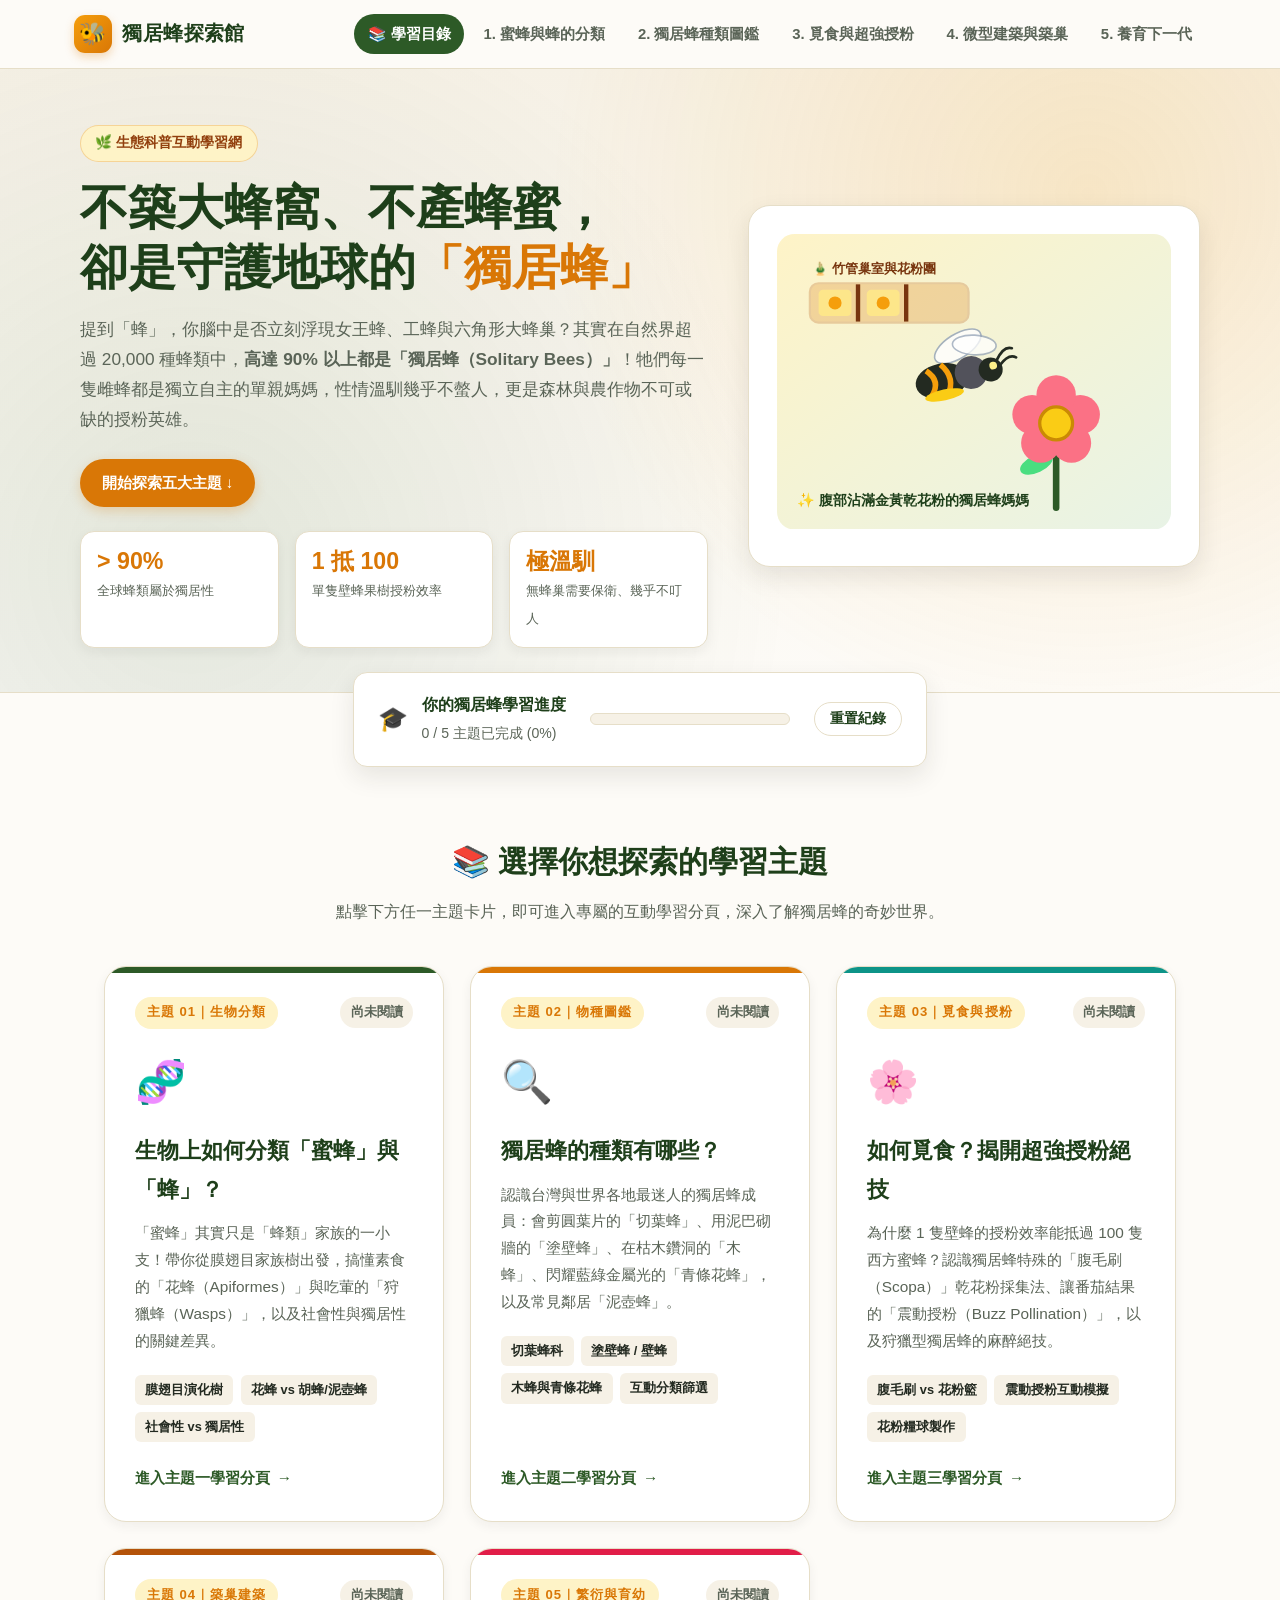
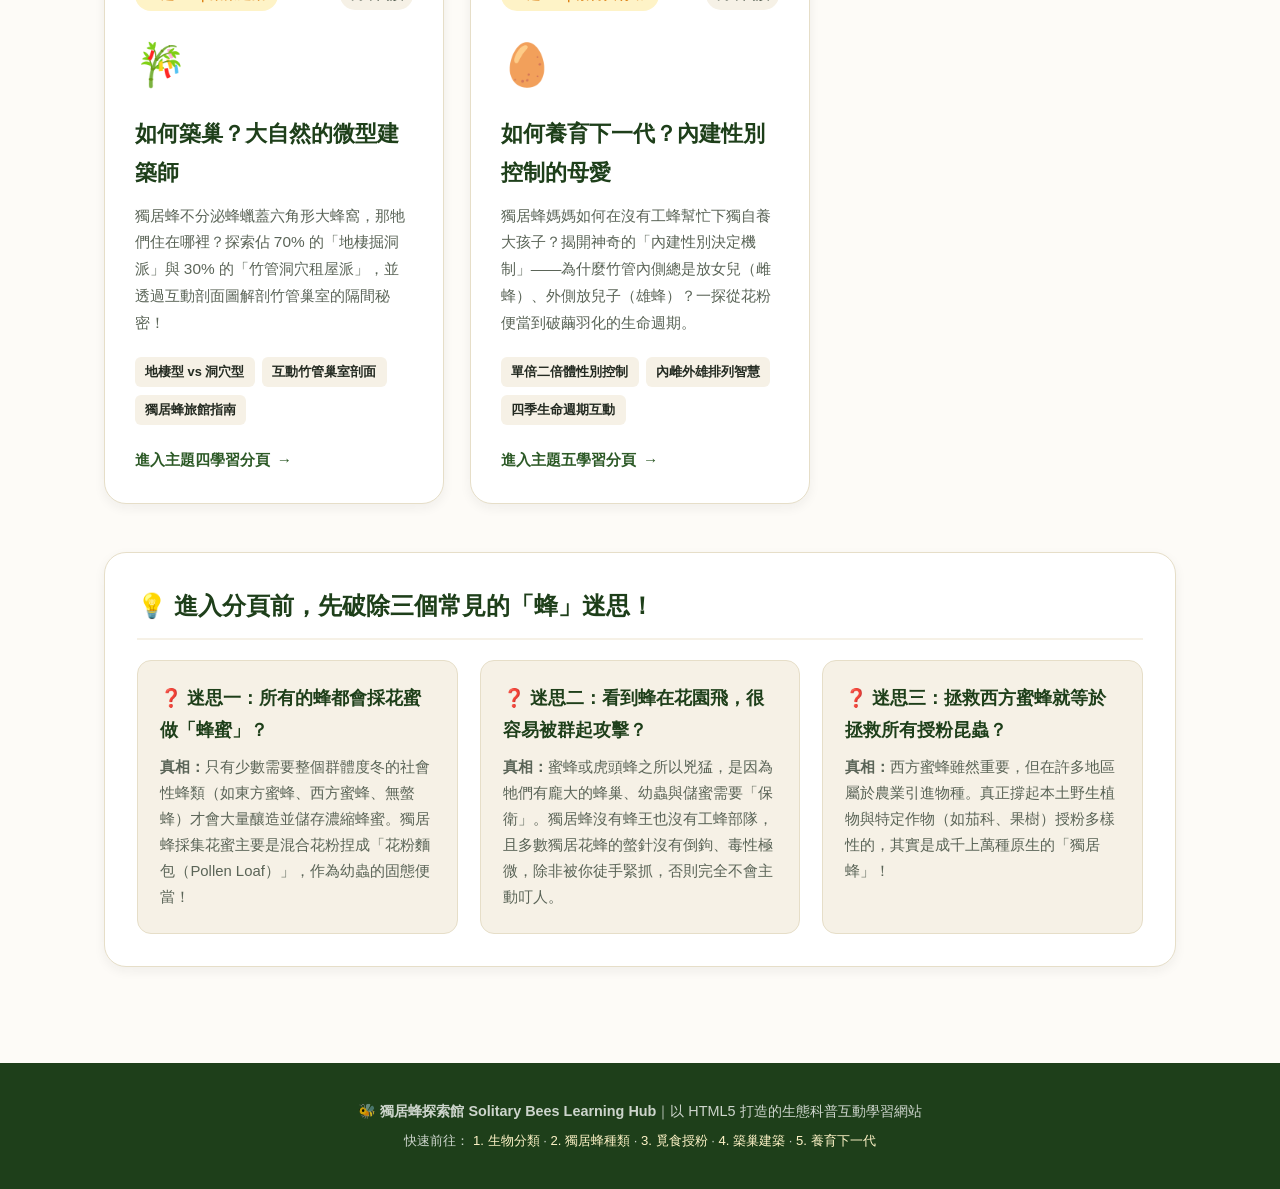
<file: index.html>
<!DOCTYPE html>
<html lang="zh-Hant">
<head>
  <meta charset="UTF-8" />
  <meta name="viewport" content="width=device-width, initial-scale=1.0" />
  <title>獨居蜂探索館｜認識大自然最溫柔的授粉建築師</title>
  <link rel="stylesheet" href="styles.css" />
</head>
<body>
  <!-- 頂部導覽列 -->
  <header class="site-header">
    <div class="nav-container">
      <a href="index.html" class="brand-logo">
        <span class="logo-icon">🐝</span>
        <span>獨居蜂探索館</span>
      </a>
      <nav>
        <ul class="nav-links">
          <li><a href="index.html" class="active">📚 學習目錄</a></li>
          <li><a href="classification.html" data-topic="classification"><span class="done-dot"></span>1. 蜜蜂與蜂的分類</a></li>
          <li><a href="species.html" data-topic="species"><span class="done-dot"></span>2. 獨居蜂種類圖鑑</a></li>
          <li><a href="foraging.html" data-topic="foraging"><span class="done-dot"></span>3. 覓食與超強授粉</a></li>
          <li><a href="nesting.html" data-topic="nesting"><span class="done-dot"></span>4. 微型建築與築巢</a></li>
          <li><a href="offspring.html" data-topic="offspring"><span class="done-dot"></span>5. 養育下一代</a></li>
        </ul>
      </nav>
    </div>
  </header>

  <!-- 英雄主視覺 -->
  <section class="hero">
    <div class="hero-inner">
      <div>
        <div class="badge-pill">🌿 生態科普互動學習網</div>
        <h1>不築大蜂窩、不產蜂蜜，<br />卻是守護地球的<span>「獨居蜂」</span></h1>
        <p>
          提到「蜂」，你腦中是否立刻浮現女王蜂、工蜂與六角形大蜂巢？其實在自然界超過 20,000 種蜂類中，<strong>高達 90% 以上都是「獨居蜂（Solitary Bees）」</strong>！牠們每一隻雌蜂都是獨立自主的單親媽媽，性情溫馴幾乎不螫人，更是森林與農作物不可或缺的授粉英雄。
        </p>
        <a href="#learning-directory" class="btn btn-primary">開始探索五大主題 ↓</a>

        <div class="hero-stats">
          <div class="stat-box">
            <strong>&gt; 90%</strong>
            <span>全球蜂類屬於獨居性</span>
          </div>
          <div class="stat-box">
            <strong>1 抵 100</strong>
            <span>單隻壁蜂果樹授粉效率</span>
          </div>
          <div class="stat-box">
            <strong>極溫馴</strong>
            <span>無蜂巢需要保衛、幾乎不叮人</span>
          </div>
        </div>
      </div>

      <!-- 視覺插畫卡片 -->
      <div class="hero-visual">
        <svg viewBox="0 0 360 270" width="100%" height="auto" role="img" aria-label="獨居蜂與竹管巢穴插畫">
          <defs>
            <linearGradient id="skyGrad" x1="0" y1="0" x2="1" y2="1">
              <stop offset="0%" stop-color="#fef3c7" />
              <stop offset="100%" stop-color="#e8f3e6" />
            </linearGradient>
          </defs>
          <rect x="0" y="0" width="360" height="270" rx="16" fill="url(#skyGrad)" />
          <!-- 竹管巢示意 -->
          <rect x="30" y="45" width="145" height="36" rx="8" fill="#d97706" opacity="0.25" stroke="#b45309" stroke-width="2" />
          <rect x="38" y="51" width="30" height="24" rx="4" fill="#fde68a" />
          <circle cx="53" cy="63" r="6" fill="#f59e0b" />
          <line x1="74" y1="46" x2="74" y2="80" stroke="#78350f" stroke-width="4" />
          <rect x="82" y="51" width="30" height="24" rx="4" fill="#fde68a" />
          <circle cx="97" cy="63" r="6" fill="#f59e0b" />
          <line x1="118" y1="46" x2="118" y2="80" stroke="#78350f" stroke-width="4" />
          <text x="32" y="36" font-size="12" font-weight="bold" fill="#78350f">🎍 竹管巢室與花粉團</text>

          <!-- 花朵 -->
          <g transform="translate(255, 175)">
            <line x1="0" y1="0" x2="0" y2="75" stroke="#2d5a27" stroke-width="6" stroke-linecap="round" />
            <ellipse cx="-18" cy="35" rx="16" ry="8" transform="rotate(-25 -18 35)" fill="#4ade80" />
            <circle cx="-22" cy="-10" r="18" fill="#fb7185" />
            <circle cx="22" cy="-10" r="18" fill="#fb7185" />
            <circle cx="0" cy="-28" r="18" fill="#fb7185" />
            <circle cx="-14" cy="16" r="18" fill="#fb7185" />
            <circle cx="14" cy="16" r="18" fill="#fb7185" />
            <circle cx="0" cy="-2" r="15" fill="#facc15" stroke="#ca8a04" stroke-width="3" />
          </g>

          <!-- 獨居蜂插畫 -->
          <g transform="translate(175, 125) rotate(-12)">
            <!-- 翅膀 -->
            <ellipse cx="-5" cy="-24" rx="24" ry="11" transform="rotate(-20 -5 -24)" fill="#ffffff" opacity="0.82" stroke="#94a3b8" stroke-width="1.5" />
            <ellipse cx="10" cy="-22" rx="20" ry="9" transform="rotate(15 10 -22)" fill="#ffffff" opacity="0.75" stroke="#94a3b8" stroke-width="1.5" />
            <!-- 腹部與腹毛刷花粉 -->
            <ellipse cx="-26" cy="4" rx="24" ry="16" fill="#232a21" />
            <path d="M-38,-8 Q-26,4 -38,16" stroke="#f59e0b" stroke-width="5" fill="none" />
            <path d="M-24,-11 Q-12,4 -24,19" stroke="#f59e0b" stroke-width="5" fill="none" />
            <!-- 腹下金黃色花粉刷 -->
            <ellipse cx="-26" cy="17" rx="18" ry="5" fill="#facc15" />
            <!-- 胸部與頭部 -->
            <circle cx="2" cy="2" r="15" fill="#52525b" />
            <circle cx="20" cy="3" r="11" fill="#232a21" />
            <circle cx="23" cy="0" r="3.5" fill="#fef08a" />
            <!-- 觸角 -->
            <path d="M27,-4 Q36,-16 43,-12" stroke="#232a21" stroke-width="2.5" fill="none" stroke-linecap="round" />
            <path d="M29,1 Q39,-8 45,-3" stroke="#232a21" stroke-width="2.5" fill="none" stroke-linecap="round" />
          </g>
          <text x="18" y="248" font-size="13" font-weight="bold" fill="#1e3f1a">✨ 腹部沾滿金黃乾花粉的獨居蜂媽媽</text>
        </svg>
      </div>
    </div>
  </section>

  <!-- 學習進度橫幅 -->
  <div class="progress-banner">
    <div class="progress-card">
      <div class="progress-info">
        <span style="font-size: 1.5rem;">🎓</span>
        <div>
          <strong style="display: block; color: var(--forest-dark);">你的獨居蜂學習進度</strong>
          <span id="progress-count" style="font-size: 0.88rem; color: var(--text-muted);">0 / 5 主題已完成 (0%)</span>
        </div>
      </div>
      <div class="progress-bar-wrap" aria-label="學習進度條">
        <div id="progress-fill" class="progress-bar-fill"></div>
      </div>
      <button id="reset-progress-btn" class="btn btn-outline" style="padding: 0.45rem 0.95rem; font-size: 0.85rem;">重置紀錄</button>
    </div>
  </div>

  <!-- 主題目錄區 -->
  <main class="container" id="learning-directory">
    <div class="section-header">
      <h2>📚 選擇你想探索的學習主題</h2>
      <p>點擊下方任一主題卡片，即可進入專屬的互動學習分頁，深入了解獨居蜂的奇妙世界。</p>
    </div>

    <div class="topic-grid">
      <!-- 主題 1 -->
      <a href="classification.html" class="topic-card" data-topic="classification" style="--card-accent: #2d5a27;">
        <div>
          <div class="topic-top">
            <span class="topic-number">主題 01｜生物分類</span>
            <span class="topic-status">尚未閱讀</span>
          </div>
          <div class="topic-icon">🧬</div>
          <h3>生物上如何分類「蜜蜂」與「蜂」？</h3>
          <p>
            「蜜蜂」其實只是「蜂類」家族的一小支！帶你從膜翅目家族樹出發，搞懂素食的「花蜂（Apiformes）」與吃葷的「狩獵蜂（Wasps）」，以及社會性與獨居性的關鍵差異。
          </p>
          <ul class="topic-tags">
            <li>膜翅目演化樹</li>
            <li>花蜂 vs 胡蜂/泥壺蜂</li>
            <li>社會性 vs 獨居性</li>
          </ul>
        </div>
        <div class="topic-cta">進入主題一學習分頁 <span>→</span></div>
      </a>

      <!-- 主題 2 -->
      <a href="species.html" class="topic-card" data-topic="species" style="--card-accent: #d97706;">
        <div>
          <div class="topic-top">
            <span class="topic-number">主題 02｜物種圖鑑</span>
            <span class="topic-status">尚未閱讀</span>
          </div>
          <div class="topic-icon">🔍</div>
          <h3>獨居蜂的種類有哪些？</h3>
          <p>
            認識台灣與世界各地最迷人的獨居蜂成員：會剪圓葉片的「切葉蜂」、用泥巴砌牆的「塗壁蜂」、在枯木鑽洞的「木蜂」、閃耀藍綠金屬光的「青條花蜂」，以及常見鄰居「泥壺蜂」。
          </p>
          <ul class="topic-tags">
            <li>切葉蜂科</li>
            <li>塗壁蜂 / 壁蜂</li>
            <li>木蜂與青條花蜂</li>
            <li>互動分類篩選</li>
          </ul>
        </div>
        <div class="topic-cta">進入主題二學習分頁 <span>→</span></div>
      </a>

      <!-- 主題 3 -->
      <a href="foraging.html" class="topic-card" data-topic="foraging" style="--card-accent: #0d9488;">
        <div>
          <div class="topic-top">
            <span class="topic-number">主題 03｜覓食與授粉</span>
            <span class="topic-status">尚未閱讀</span>
          </div>
          <div class="topic-icon">🌸</div>
          <h3>如何覓食？揭開超強授粉絕技</h3>
          <p>
            為什麼 1 隻壁蜂的授粉效率能抵過 100 隻西方蜜蜂？認識獨居蜂特殊的「腹毛刷（Scopa）」乾花粉採集法、讓番茄結果的「震動授粉（Buzz Pollination）」，以及狩獵型獨居蜂的麻醉絕技。
          </p>
          <ul class="topic-tags">
            <li>腹毛刷 vs 花粉籃</li>
            <li>震動授粉互動模擬</li>
            <li>花粉糧球製作</li>
          </ul>
        </div>
        <div class="topic-cta">進入主題三學習分頁 <span>→</span></div>
      </a>

      <!-- 主題 4 -->
      <a href="nesting.html" class="topic-card" data-topic="nesting" style="--card-accent: #b45309;">
        <div>
          <div class="topic-top">
            <span class="topic-number">主題 04｜築巢建築</span>
            <span class="topic-status">尚未閱讀</span>
          </div>
          <div class="topic-icon">🎋</div>
          <h3>如何築巢？大自然的微型建築師</h3>
          <p>
            獨居蜂不分泌蜂蠟蓋六角形大蜂窩，那牠們住在哪裡？探索佔 70% 的「地棲掘洞派」與 30% 的「竹管洞穴租屋派」，並透過互動剖面圖解剖竹管巢室的隔間秘密！
          </p>
          <ul class="topic-tags">
            <li>地棲型 vs 洞穴型</li>
            <li>互動竹管巢室剖面</li>
            <li>獨居蜂旅館指南</li>
          </ul>
        </div>
        <div class="topic-cta">進入主題四學習分頁 <span>→</span></div>
      </a>

      <!-- 主題 5 -->
      <a href="offspring.html" class="topic-card" data-topic="offspring" style="--card-accent: #e11d48;">
        <div>
          <div class="topic-top">
            <span class="topic-number">主題 05｜繁衍與育幼</span>
            <span class="topic-status">尚未閱讀</span>
          </div>
          <div class="topic-icon">🥚</div>
          <h3>如何養育下一代？內建性別控制的母愛</h3>
          <p>
            獨居蜂媽媽如何在沒有工蜂幫忙下獨自養大孩子？揭開神奇的「內建性別決定機制」——為什麼竹管內側總是放女兒（雌蜂）、外側放兒子（雄蜂）？一探從花粉便當到破繭羽化的生命週期。
          </p>
          <ul class="topic-tags">
            <li>單倍二倍體性別控制</li>
            <li>內雌外雄排列智慧</li>
            <li>四季生命週期互動</li>
          </ul>
        </div>
        <div class="topic-cta">進入主題五學習分頁 <span>→</span></div>
      </a>
    </div>

    <!-- 目錄頁底部的快速觀念破除迷思 -->
    <section class="content-block" style="margin-top: 3rem;">
      <h2>💡 進入分頁前，先破除三個常見的「蜂」迷思！</h2>
      <div class="grid-3" style="margin-top: 1.25rem;">
        <div class="info-card">
          <h4>❓ 迷思一：所有的蜂都會採花蜜做「蜂蜜」？</h4>
          <p style="font-size: 0.93rem; color: var(--text-muted);">
            <strong>真相：</strong>只有少數需要整個群體度冬的社會性蜂類（如東方蜜蜂、西方蜜蜂、無螫蜂）才會大量釀造並儲存濃縮蜂蜜。獨居蜂採集花蜜主要是混合花粉捏成「花粉麵包（Pollen Loaf）」，作為幼蟲的固態便當！
          </p>
        </div>
        <div class="info-card">
          <h4>❓ 迷思二：看到蜂在花園飛，很容易被群起攻擊？</h4>
          <p style="font-size: 0.93rem; color: var(--text-muted);">
            <strong>真相：</strong>蜜蜂或虎頭蜂之所以兇猛，是因為牠們有龐大的蜂巢、幼蟲與儲蜜需要「保衛」。獨居蜂沒有蜂王也沒有工蜂部隊，且多數獨居花蜂的螫針沒有倒鉤、毒性極微，除非被你徒手緊抓，否則完全不會主動叮人。
          </p>
        </div>
        <div class="info-card">
          <h4>❓ 迷思三：拯救西方蜜蜂就等於拯救所有授粉昆蟲？</h4>
          <p style="font-size: 0.93rem; color: var(--text-muted);">
            <strong>真相：</strong>西方蜜蜂雖然重要，但在許多地區屬於農業引進物種。真正撐起本土野生植物與特定作物（如茄科、果樹）授粉多樣性的，其實是成千上萬種原生的「獨居蜂」！
          </p>
        </div>
      </div>
    </section>
  </main>

  <footer class="site-footer">
    <p>🐝 <strong>獨居蜂探索館 Solitary Bees Learning Hub</strong>｜以 HTML5 打造的生態科普互動學習網站</p>
    <p style="margin-top: 0.4rem; font-size: 0.82rem;">
      快速前往：
      <a href="classification.html">1. 生物分類</a> ·
      <a href="species.html">2. 獨居蜂種類</a> ·
      <a href="foraging.html">3. 覓食授粉</a> ·
      <a href="nesting.html">4. 築巢建築</a> ·
      <a href="offspring.html">5. 養育下一代</a>
    </p>
  </footer>

  <script src="script.js"></script>
</body>
</html>
</file>
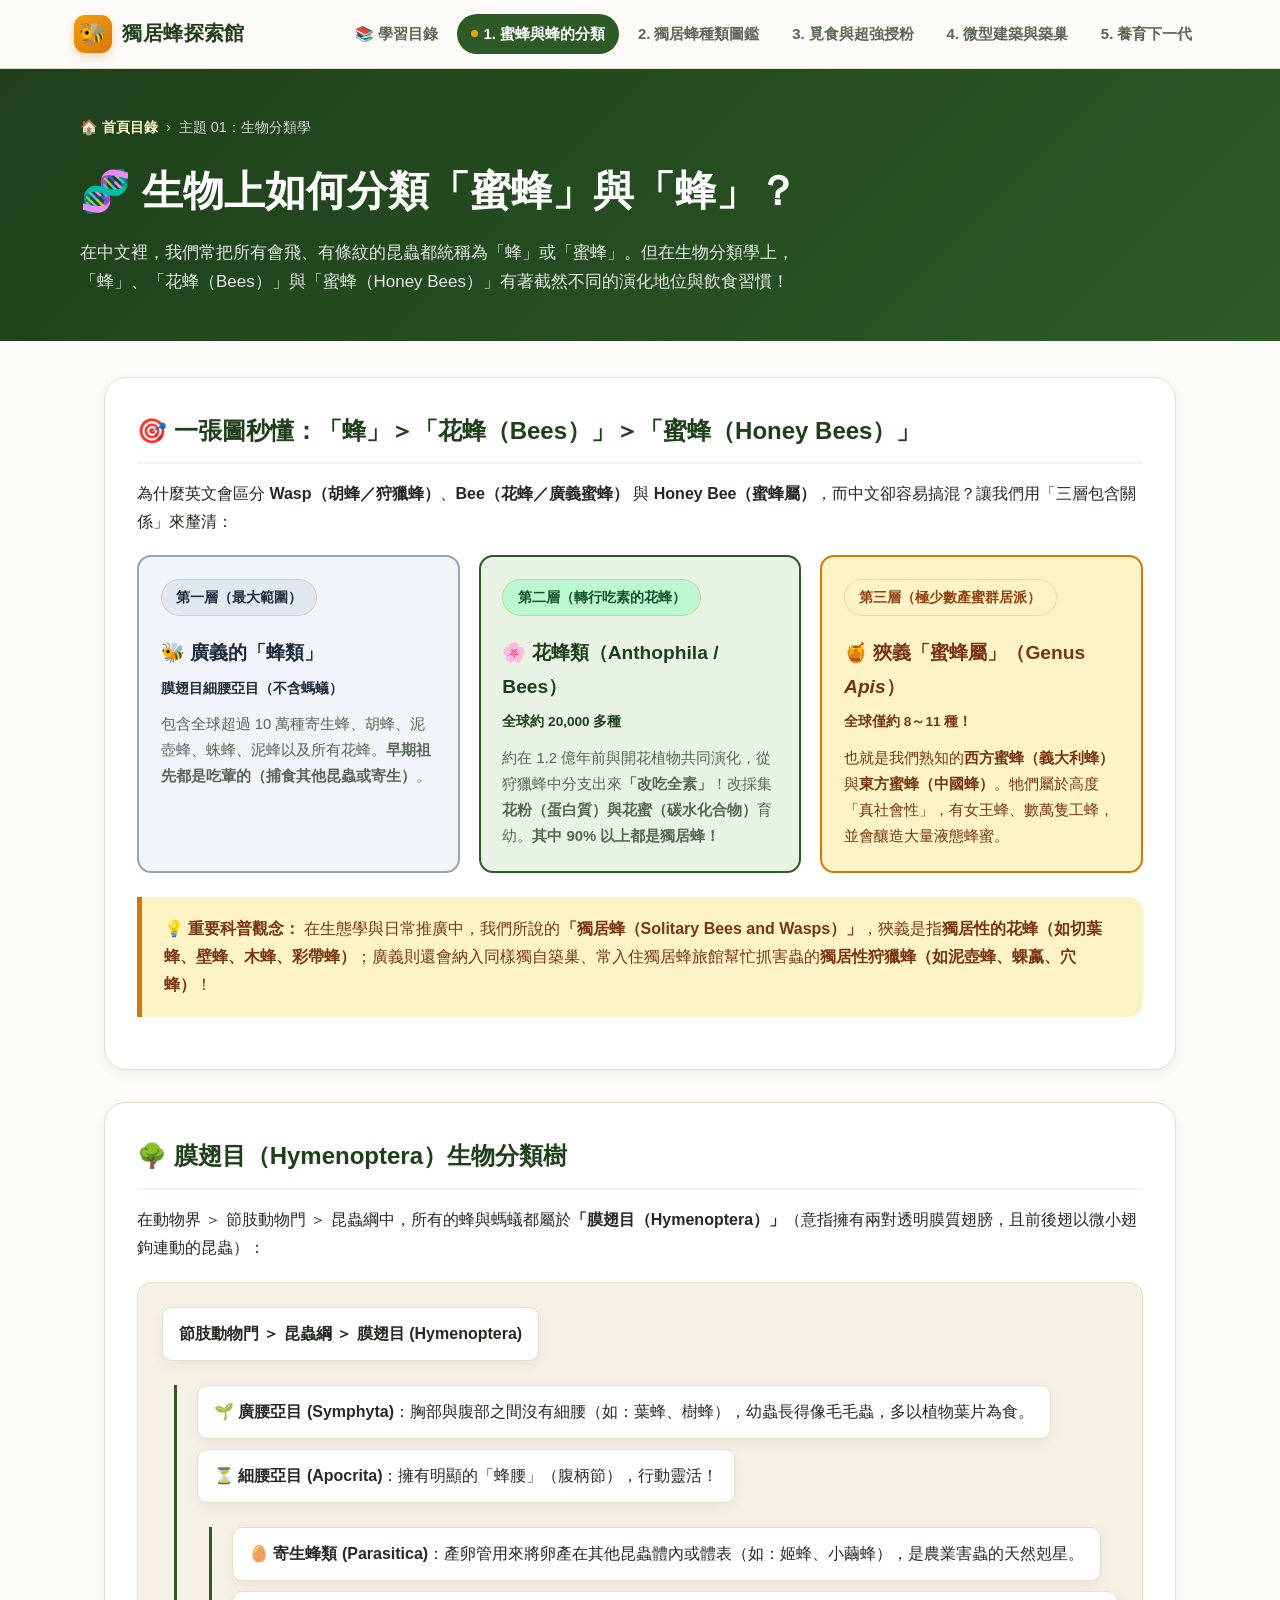
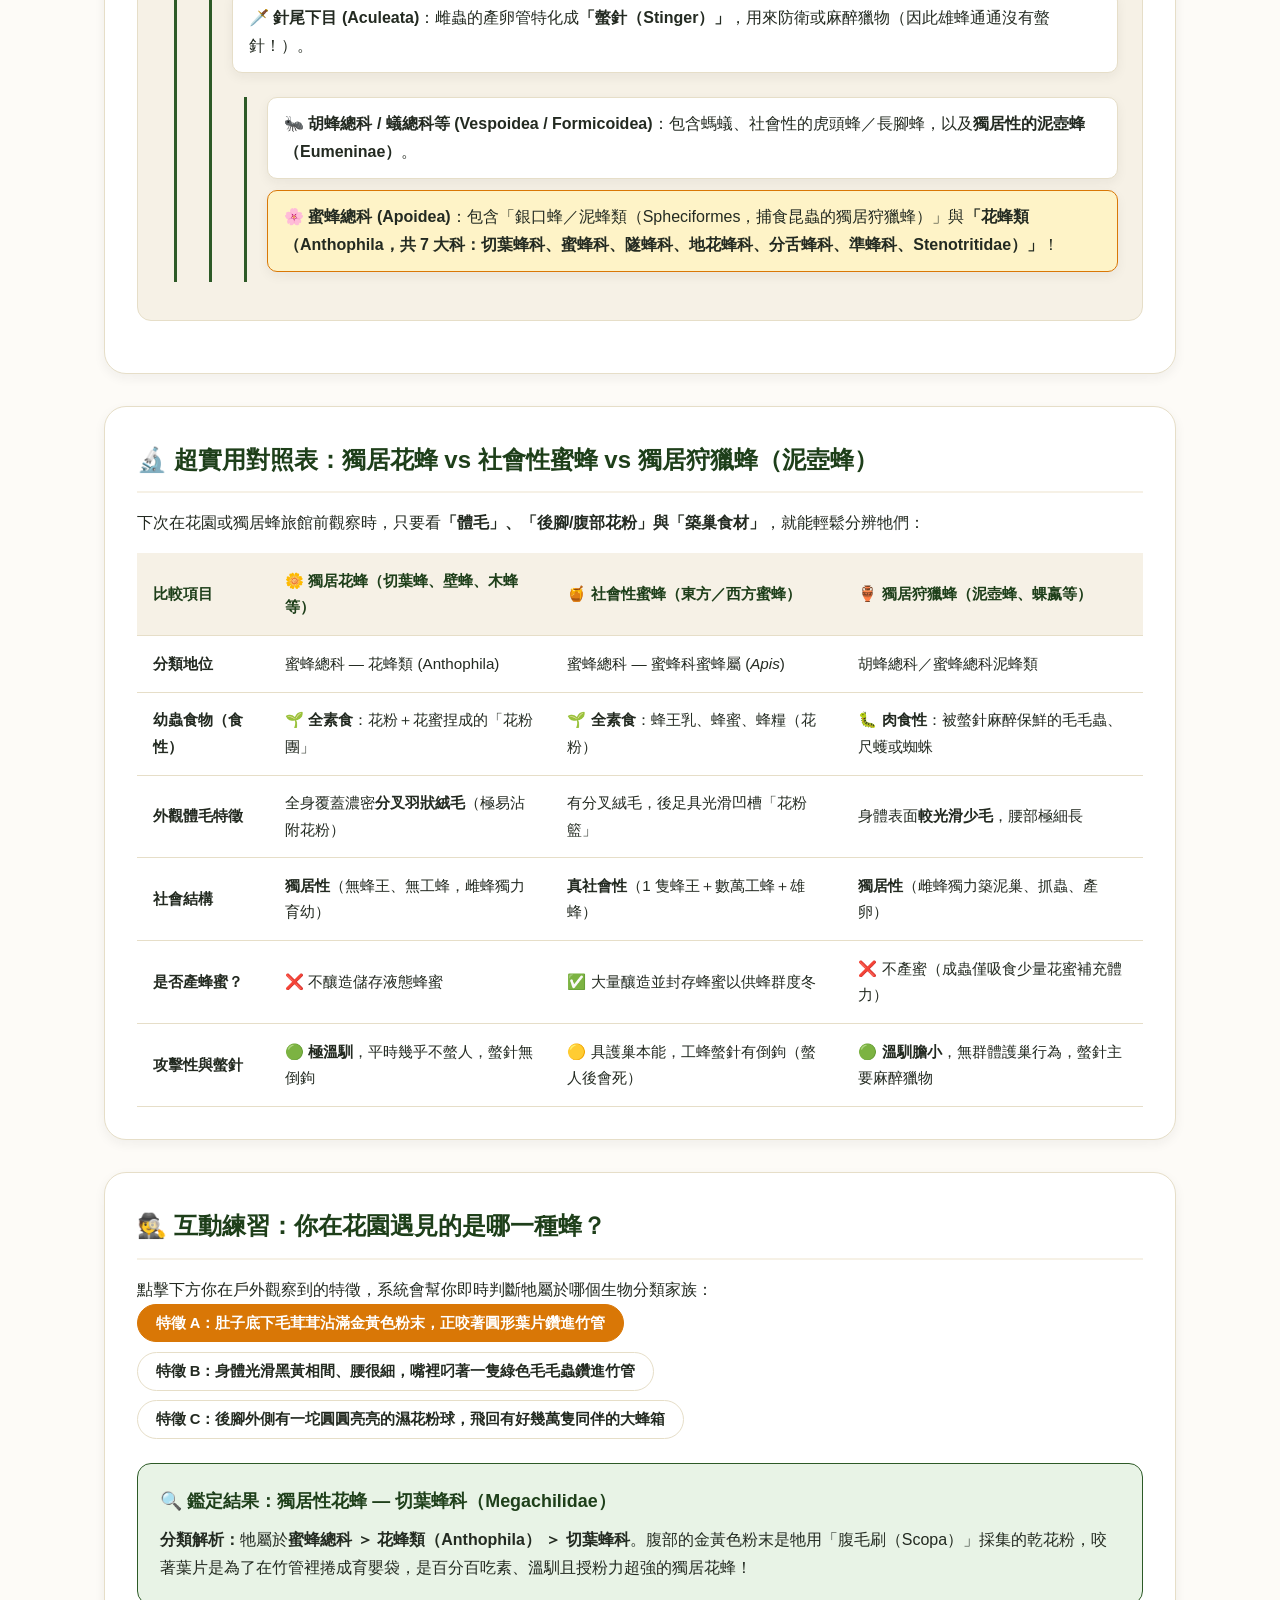
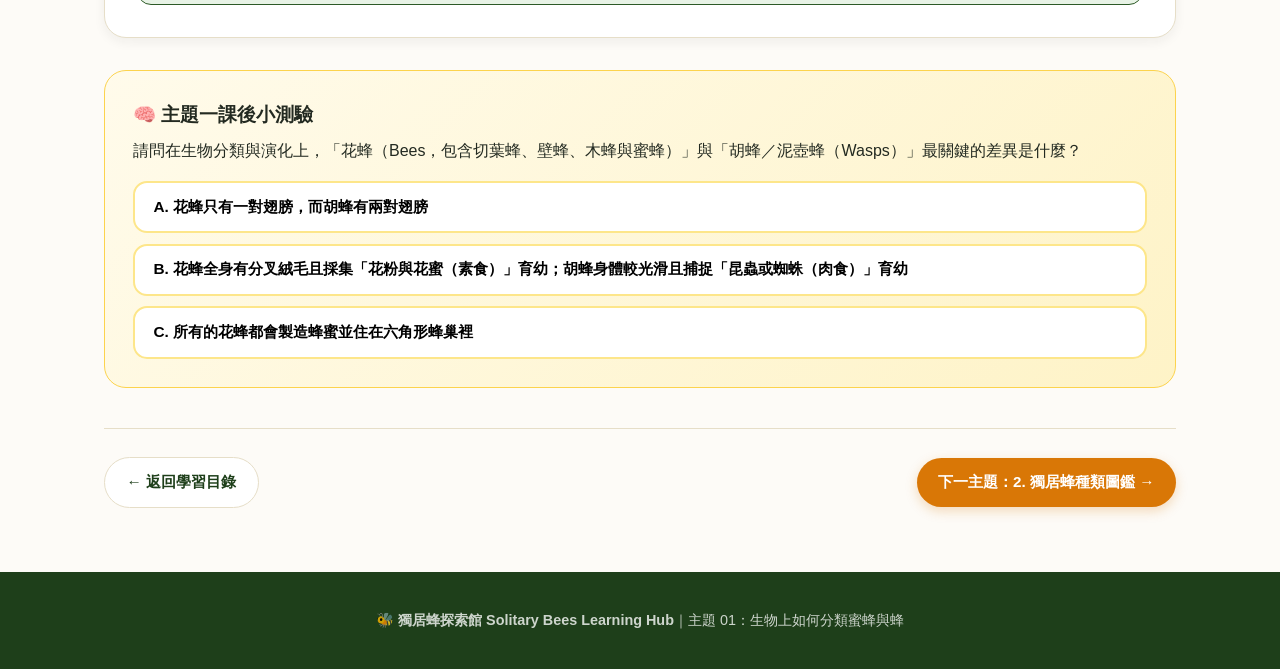
<file: classification.html>
<!DOCTYPE html>
<html lang="zh-Hant">
<head>
  <meta charset="UTF-8" />
  <meta name="viewport" content="width=device-width, initial-scale=1.0" />
  <title>主題 01：生物上如何分類蜜蜂與蜂？｜獨居蜂探索館</title>
  <link rel="stylesheet" href="styles.css" />
  <style>
    .tree-diagram {
      background: var(--bg-warm);
      border-radius: var(--radius-md);
      padding: 1.5rem;
      border: 1px solid var(--border-soft);
      margin: 1.25rem 0;
    }
    .tree-level {
      border-left: 3px solid var(--forest-primary);
      padding-left: 1.25rem;
      margin: 0.85rem 0 0.85rem 0.75rem;
    }
    .tree-node {
      background: #ffffff;
      border: 1px solid var(--border-soft);
      border-radius: 10px;
      padding: 0.75rem 1rem;
      margin-bottom: 0.65rem;
      display: inline-block;
      box-shadow: var(--shadow-sm);
    }
    .tree-node.highlight {
      border-color: var(--amber-primary);
      background: var(--amber-light);
    }
    .circle-layers {
      display: grid;
      grid-template-columns: repeat(auto-fit, minmax(240px, 1fr));
      gap: 1.2rem;
      margin-top: 1.2rem;
    }
    .layer-card {
      border-radius: var(--radius-md);
      padding: 1.35rem;
      border: 2px solid transparent;
    }
  </style>
</head>
<body data-page-topic="classification">
  <!-- 頂部導覽列 -->
  <header class="site-header">
    <div class="nav-container">
      <a href="index.html" class="brand-logo">
        <span class="logo-icon">🐝</span>
        <span>獨居蜂探索館</span>
      </a>
      <nav>
        <ul class="nav-links">
          <li><a href="index.html">📚 學習目錄</a></li>
          <li><a href="classification.html" class="active" data-topic="classification"><span class="done-dot"></span>1. 蜜蜂與蜂的分類</a></li>
          <li><a href="species.html" data-topic="species"><span class="done-dot"></span>2. 獨居蜂種類圖鑑</a></li>
          <li><a href="foraging.html" data-topic="foraging"><span class="done-dot"></span>3. 覓食與超強授粉</a></li>
          <li><a href="nesting.html" data-topic="nesting"><span class="done-dot"></span>4. 微型建築與築巢</a></li>
          <li><a href="offspring.html" data-topic="offspring"><span class="done-dot"></span>5. 養育下一代</a></li>
        </ul>
      </nav>
    </div>
  </header>

  <!-- 分頁標題區 -->
  <section class="page-hero">
    <div class="page-hero-inner">
      <div class="breadcrumb">
        <a href="index.html">🏠 首頁目錄</a> <span>›</span> <span>主題 01：生物分類學</span>
      </div>
      <h1>🧬 生物上如何分類「蜜蜂」與「蜂」？</h1>
      <p>
        在中文裡，我們常把所有會飛、有條紋的昆蟲都統稱為「蜂」或「蜜蜂」。但在生物分類學上，「蜂」、「花蜂（Bees）」與「蜜蜂（Honey Bees）」有著截然不同的演化地位與飲食習慣！
      </p>
    </div>
  </section>

  <main class="container">
    <!-- 1. 三層同心圓概念 -->
    <section class="content-block">
      <h2>🎯 一張圖秒懂：「蜂」＞「花蜂（Bees）」＞「蜜蜂（Honey Bees）」</h2>
      <p>
        為什麼英文會區分 <strong>Wasp（胡蜂／狩獵蜂）</strong>、<strong>Bee（花蜂／廣義蜜蜂）</strong> 與 <strong>Honey Bee（蜜蜂屬）</strong>，而中文卻容易搞混？讓我們用「三層包含關係」來釐清：
      </p>

      <div class="circle-layers">
        <div class="layer-card" style="background: #f1f5f9; border-color: #94a3b8;">
          <span class="badge-pill" style="background: #e2e8f0; color: #1e293b;">第一層（最大範圍）</span>
          <h3 style="margin-top: 0.25rem; color: #1e293b;">🐝 廣義的「蜂類」<br /><small style="font-size: 0.85rem;">膜翅目細腰亞目（不含螞蟻）</small></h3>
          <p style="font-size: 0.93rem; color: var(--text-muted); margin-top: 0.5rem;">
            包含全球超過 10 萬種寄生蜂、胡蜂、泥壺蜂、蛛蜂、泥蜂以及所有花蜂。<strong>早期祖先都是吃葷的（捕食其他昆蟲或寄生）</strong>。
          </p>
        </div>

        <div class="layer-card" style="background: var(--forest-light); border-color: var(--forest-primary);">
          <span class="badge-pill" style="background: #bbf7d0; color: #14532d;">第二層（轉行吃素的花蜂）</span>
          <h3 style="margin-top: 0.25rem; color: var(--forest-dark);">🌸 花蜂類（Anthophila / Bees）<br /><small style="font-size: 0.85rem;">全球約 20,000 多種</small></h3>
          <p style="font-size: 0.93rem; color: var(--text-muted); margin-top: 0.5rem;">
            約在 1.2 億年前與開花植物共同演化，從狩獵蜂中分支出來<strong>「改吃全素」</strong>！改採集<strong>花粉（蛋白質）與花蜜（碳水化合物）</strong>育幼。<strong>其中 90% 以上都是獨居蜂！</strong>
          </p>
        </div>

        <div class="layer-card" style="background: var(--amber-light); border-color: var(--amber-primary);">
          <span class="badge-pill">第三層（極少數產蜜群居派）</span>
          <h3 style="margin-top: 0.25rem; color: #78350f;">🍯 狹義「蜜蜂屬」（Genus <em>Apis</em>）<br /><small style="font-size: 0.85rem;">全球僅約 8～11 種！</small></h3>
          <p style="font-size: 0.93rem; color: #78350f; margin-top: 0.5rem;">
            也就是我們熟知的<strong>西方蜜蜂（義大利蜂）</strong>與<strong>東方蜜蜂（中國蜂）</strong>。牠們屬於高度「真社會性」，有女王蜂、數萬隻工蜂，並會釀造大量液態蜂蜜。
          </p>
        </div>
      </div>

      <div class="callout" style="margin-top: 1.5rem;">
        <strong>💡 重要科普觀念：</strong>
        在生態學與日常推廣中，我們所說的<strong>「獨居蜂（Solitary Bees and Wasps）」</strong>，狹義是指<strong>獨居性的花蜂（如切葉蜂、壁蜂、木蜂、彩帶蜂）</strong>；廣義則還會納入同樣獨自築巢、常入住獨居蜂旅館幫忙抓害蟲的<strong>獨居性狩獵蜂（如泥壺蜂、蜾蠃、穴蜂）</strong>！
      </div>
    </section>

    <!-- 2. 膜翅目演化分類樹 -->
    <section class="content-block">
      <h2>🌳 膜翅目（Hymenoptera）生物分類樹</h2>
      <p>
        在動物界 ＞ 節肢動物門 ＞ 昆蟲綱中，所有的蜂與螞蟻都屬於<strong>「膜翅目（Hymenoptera）」</strong>（意指擁有兩對透明膜質翅膀，且前後翅以微小翅鉤連動的昆蟲）：
      </p>

      <div class="tree-diagram">
        <div class="tree-node"><strong>節肢動物門 ＞ 昆蟲綱 ＞ 膜翅目 (Hymenoptera)</strong></div>
        <div class="tree-level">
          <div class="tree-node">
            🌱 <strong>廣腰亞目 (Symphyta)</strong>：胸部與腹部之間沒有細腰（如：葉蜂、樹蜂），幼蟲長得像毛毛蟲，多以植物葉片為食。
          </div>
          <br />
          <div class="tree-node">
            ⏳ <strong>細腰亞目 (Apocrita)</strong>：擁有明顯的「蜂腰」（腹柄節），行動靈活！
          </div>
          <div class="tree-level">
            <div class="tree-node">
              🥚 <strong>寄生蜂類 (Parasitica)</strong>：產卵管用來將卵產在其他昆蟲體內或體表（如：姬蜂、小繭蜂），是農業害蟲的天然剋星。
            </div>
            <br />
            <div class="tree-node">
              🗡️ <strong>針尾下目 (Aculeata)</strong>：雌蟲的產卵管特化成<strong>「螫針（Stinger）」</strong>，用來防衛或麻醉獵物（因此雄蜂通通沒有螫針！）。
            </div>
            <div class="tree-level">
              <div class="tree-node">
                🐜 <strong>胡蜂總科 / 蟻總科等 (Vespoidea / Formicoidea)</strong>：包含螞蟻、社會性的虎頭蜂／長腳蜂，以及<strong>獨居性的泥壺蜂（Eumeninae）</strong>。
              </div>
              <br />
              <div class="tree-node highlight">
                🌸 <strong>蜜蜂總科 (Apoidea)</strong>：包含「銀口蜂／泥蜂類（Spheciformes，捕食昆蟲的獨居狩獵蜂）」與<strong>「花蜂類（Anthophila，共 7 大科：切葉蜂科、蜜蜂科、隧蜂科、地花蜂科、分舌蜂科、準蜂科、Stenotritidae）」</strong>！
              </div>
            </div>
          </div>
        </div>
      </div>
    </section>

    <!-- 3. 素食花蜂 vs 肉食狩獵蜂 vs 社會性蜜蜂 比較表 -->
    <section class="content-block">
      <h2>🔬 超實用對照表：獨居花蜂 vs 社會性蜜蜂 vs 獨居狩獵蜂（泥壺蜂）</h2>
      <p>下次在花園或獨居蜂旅館前觀察時，只要看<strong>「體毛」、「後腳/腹部花粉」與「築巢食材」</strong>，就能輕鬆分辨牠們：</p>

      <div class="table-wrap">
        <table class="compare-table">
          <thead>
            <tr>
              <th>比較項目</th>
              <th>🌼 獨居花蜂（切葉蜂、壁蜂、木蜂等）</th>
              <th>🍯 社會性蜜蜂（東方／西方蜜蜂）</th>
              <th>🏺 獨居狩獵蜂（泥壺蜂、蜾蠃等）</th>
            </tr>
          </thead>
          <tbody>
            <tr>
              <td><strong>分類地位</strong></td>
              <td>蜜蜂總科 — 花蜂類 (Anthophila)</td>
              <td>蜜蜂總科 — 蜜蜂科蜜蜂屬 (<em>Apis</em>)</td>
              <td>胡蜂總科／蜜蜂總科泥蜂類</td>
            </tr>
            <tr>
              <td><strong>幼蟲食物（食性）</strong></td>
              <td>🌱 <strong>全素食</strong>：花粉＋花蜜捏成的「花粉團」</td>
              <td>🌱 <strong>全素食</strong>：蜂王乳、蜂蜜、蜂糧（花粉）</td>
              <td>🐛 <strong>肉食性</strong>：被螫針麻醉保鮮的毛毛蟲、尺蠖或蜘蛛</td>
            </tr>
            <tr>
              <td><strong>外觀體毛特徵</strong></td>
              <td>全身覆蓋濃密<strong>分叉羽狀絨毛</strong>（極易沾附花粉）</td>
              <td>有分叉絨毛，後足具光滑凹槽「花粉籃」</td>
              <td>身體表面<strong>較光滑少毛</strong>，腰部極細長</td>
            </tr>
            <tr>
              <td><strong>社會結構</strong></td>
              <td><strong>獨居性</strong>（無蜂王、無工蜂，雌蜂獨力育幼）</td>
              <td><strong>真社會性</strong>（1 隻蜂王＋數萬工蜂＋雄蜂）</td>
              <td><strong>獨居性</strong>（雌蜂獨力築泥巢、抓蟲、產卵）</td>
            </tr>
            <tr>
              <td><strong>是否產蜂蜜？</strong></td>
              <td>❌ 不釀造儲存液態蜂蜜</td>
              <td>✅ 大量釀造並封存蜂蜜以供蜂群度冬</td>
              <td>❌ 不產蜜（成蟲僅吸食少量花蜜補充體力）</td>
            </tr>
            <tr>
              <td><strong>攻擊性與螫針</strong></td>
              <td>🟢 <strong>極溫馴</strong>，平時幾乎不螫人，螫針無倒鉤</td>
              <td>🟡 具護巢本能，工蜂螫針有倒鉤（螫人後會死）</td>
              <td>🟢 <strong>溫馴膽小</strong>，無群體護巢行為，螫針主要麻醉獵物</td>
            </tr>
          </tbody>
        </table>
      </div>
    </section>

    <!-- 4. 社會性光譜與互動辨識器 -->
    <section class="content-block">
      <h2>🕵️ 互動練習：你在花園遇見的是哪一種蜂？</h2>
      <p>點擊下方你在戶外觀察到的特徵，系統會幫你即時判斷牠屬於哪個生物分類家族：</p>

      <div class="filter-bar" id="id-helper-buttons">
        <button class="filter-btn active" data-case="case1">特徵 A：肚子底下毛茸茸沾滿金黃色粉末，正咬著圓形葉片鑽進竹管</button>
        <button class="filter-btn" data-case="case2">特徵 B：身體光滑黑黃相間、腰很細，嘴裡叼著一隻綠色毛毛蟲鑽進竹管</button>
        <button class="filter-btn" data-case="case3">特徵 C：後腳外側有一坨圓圓亮亮的濕花粉球，飛回有好幾萬隻同伴的大蜂箱</button>
      </div>

      <div id="id-helper-result" class="info-card" style="background: var(--forest-light); border-color: var(--forest-primary);">
        <h4>🔍 鑑定結果：獨居性花蜂 — 切葉蜂科（Megachilidae）</h4>
        <p>
          <strong>分類解析：</strong>牠屬於<strong>蜜蜂總科 ＞ 花蜂類（Anthophila） ＞ 切葉蜂科</strong>。腹部的金黃色粉末是牠用「腹毛刷（Scopa）」採集的乾花粉，咬著葉片是為了在竹管裡捲成育嬰袋，是百分百吃素、溫馴且授粉力超強的獨居花蜂！
        </p>
      </div>
    </section>

    <!-- 課後小測驗 -->
    <section class="quiz-box">
      <h3>🧠 主題一課後小測驗</h3>
      <p style="margin-top: 0.35rem;">請問在生物分類與演化上，「花蜂（Bees，包含切葉蜂、壁蜂、木蜂與蜜蜂）」與「胡蜂／泥壺蜂（Wasps）」最關鍵的差異是什麼？</p>
      <div class="quiz-options">
        <button class="quiz-option" data-correct="false" data-explain="花蜂與胡蜂都有兩對翅膀（前翅與後翅），且都屬於膜翅目細腰亞目喔！">
          A. 花蜂只有一對翅膀，而胡蜂有兩對翅膀
        </button>
        <button class="quiz-option" data-correct="true" data-explain="完全正確！花蜂演化出分叉羽狀體毛，並改採集花粉與花蜜（全素食）來餵養幼蟲；而胡蜂／泥壺蜂則維持祖先捕食昆蟲或蜘蛛（肉食性）育幼的習性。">
          B. 花蜂全身有分叉絨毛且採集「花粉與花蜜（素食）」育幼；胡蜂身體較光滑且捕捉「昆蟲或蜘蛛（肉食）」育幼
        </button>
        <button class="quiz-option" data-correct="false" data-explain="全球超過 90% 的花蜂都是不產液態蜂蜜的獨居蜂，只有極少數社會性蜜蜂才會釀造大量蜂蜜。">
          C. 所有的花蜂都會製造蜂蜜並住在六角形蜂巢裡
        </button>
      </div>
      <div class="quiz-feedback"></div>
    </section>

    <!-- 分頁底部導覽 -->
    <div class="page-nav-footer">
      <a href="index.html" class="btn btn-outline">← 返回學習目錄</a>
      <a href="species.html" class="btn btn-primary">下一主題：2. 獨居蜂種類圖鑑 →</a>
    </div>
  </main>

  <footer class="site-footer">
    <p>🐝 <strong>獨居蜂探索館 Solitary Bees Learning Hub</strong>｜主題 01：生物上如何分類蜜蜂與蜂</p>
  </footer>

  <script src="script.js"></script>
  <script>
    // 互動鑑定器切換邏輯
    const cases = {
      case1: {
        title: "🔍 鑑定結果：獨居性花蜂 — 切葉蜂科（Megachilidae）",
        desc: "<strong>分類解析：</strong>牠屬於<strong>蜜蜂總科 ＞ 花蜂類（Anthophila） ＞ 切葉蜂科</strong>。腹部的金黃色粉末是牠用「腹毛刷（Scopa）」採集的乾花粉，咬著葉片是為了在竹管裡捲成育嬰袋，是百分百吃素、溫馴且授粉力超強的獨居花蜂！"
      },
      case2: {
        title: "🔍 鑑定結果：獨居性狩獵蜂 — 泥壺蜂／蜾蠃（胡蜂科 Eumeninae）",
        desc: "<strong>分類解析：</strong>牠屬於<strong>胡蜂總科 ＞ 胡蜂科 ＞ 蜾蠃亞科（泥壺蜂）</strong>。雖然牠也單獨住在竹管或泥壺裡（屬於廣義獨居蜂旅館的常客），但牠們<strong>不採花粉育幼</strong>，而是捕捉蛾類幼蟲（毛毛蟲）並用螫針麻醉後封入泥室給幼蟲吃，是菜園與花園裡超棒的除蟲小幫手！"
      },
      case3: {
        title: "🔍 鑑定結果：真社會性花蜂 — 蜜蜂屬（Genus Apis）",
        desc: "<strong>分類解析：</strong>牠屬於<strong>蜜蜂總科 ＞ 花蜂類 ＞ 蜜蜂科 ＞ 蜜蜂屬（東方蜜蜂或西方蜜蜂）</strong>。牠們會用唾液與花蜜把花粉沾濕，固定在後腳的「花粉籃（Corbicula）」上帶回數萬隻同伴居住的大蜂巢。"
      }
    };

    document.querySelectorAll("#id-helper-buttons .filter-btn").forEach((btn) => {
      btn.addEventListener("click", () => {
        document.querySelectorAll("#id-helper-buttons .filter-btn").forEach((b) => b.classList.remove("active"));
        btn.classList.add("active");
        const key = btn.getAttribute("data-case");
        const box = document.getElementById("id-helper-result");
        if (cases[key] && box) {
          box.innerHTML = `<h4>${cases[key].title}</h4><p>${cases[key].desc}</p>`;
        }
      });
    });
  </script>
</body>
</html>
</file>
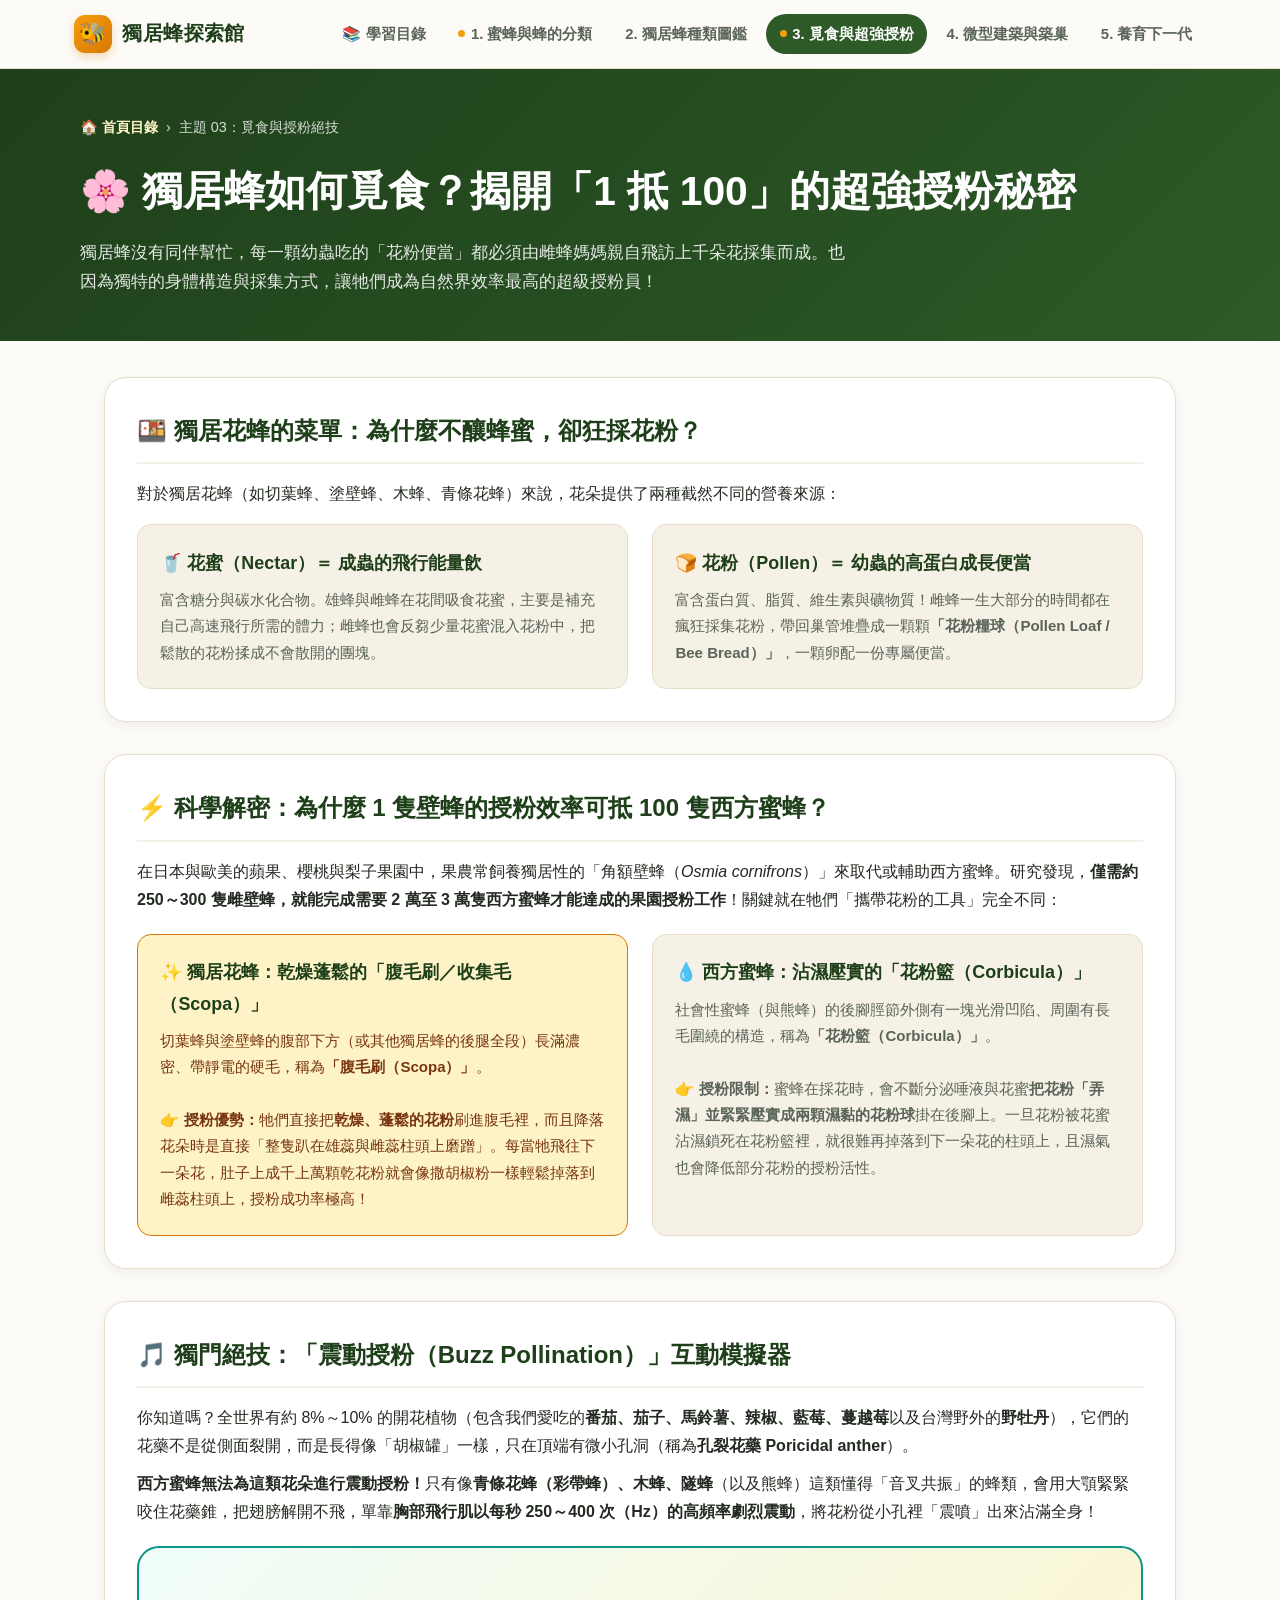
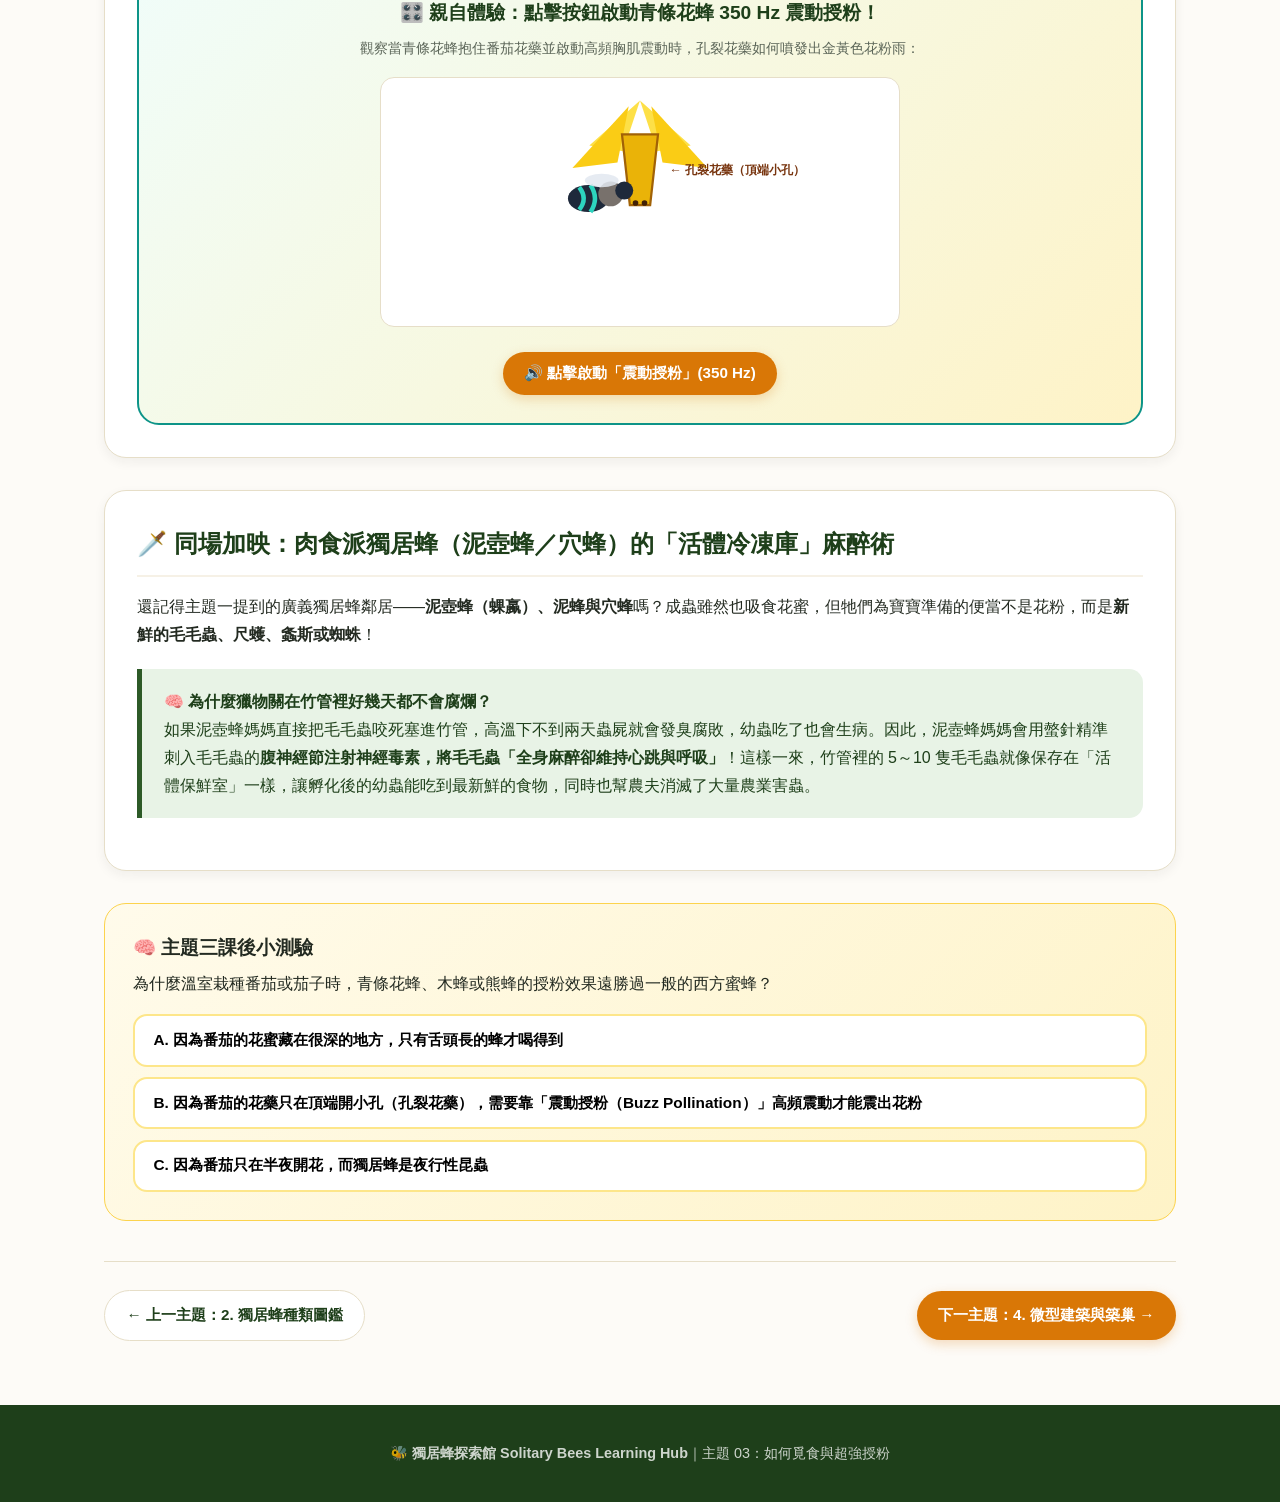
<file: foraging.html>
<!DOCTYPE html>
<html lang="zh-Hant">
<head>
  <meta charset="UTF-8" />
  <meta name="viewport" content="width=device-width, initial-scale=1.0" />
  <title>主題 03：如何覓食與超強授粉？｜獨居蜂探索館</title>
  <link rel="stylesheet" href="styles.css" />
  <style>
    .buzz-simulator {
      background: linear-gradient(135deg, #f0fdfa 0%, #fef3c7 100%);
      border: 2px solid var(--teal-accent);
      border-radius: var(--radius-lg);
      padding: 1.75rem;
      text-align: center;
      margin-top: 1.25rem;
    }
    @keyframes shakeAnther {
      0% { transform: translate(0, 0) rotate(0deg); }
      20% { transform: translate(-4px, 2px) rotate(-3deg); }
      40% { transform: translate(4px, -2px) rotate(3deg); }
      60% { transform: translate(-4px, -1px) rotate(-2deg); }
      80% { transform: translate(4px, 2px) rotate(2deg); }
      100% { transform: translate(0, 0) rotate(0deg); }
    }
    .vibrating {
      animation: shakeAnther 0.12s infinite;
    }
    .pollen-burst {
      opacity: 0;
      transition: opacity 0.35s ease, transform 0.6s ease;
      transform: translateY(-10px) scale(0.7);
      transform-origin: center;
    }
    .pollen-burst.active {
      opacity: 1;
      transform: translateY(12px) scale(1.1);
    }
  </style>
</head>
<body data-page-topic="foraging">
  <!-- 頂部導覽列 -->
  <header class="site-header">
    <div class="nav-container">
      <a href="index.html" class="brand-logo">
        <span class="logo-icon">🐝</span>
        <span>獨居蜂探索館</span>
      </a>
      <nav>
        <ul class="nav-links">
          <li><a href="index.html">📚 學習目錄</a></li>
          <li><a href="classification.html" data-topic="classification"><span class="done-dot"></span>1. 蜜蜂與蜂的分類</a></li>
          <li><a href="species.html" data-topic="species"><span class="done-dot"></span>2. 獨居蜂種類圖鑑</a></li>
          <li><a href="foraging.html" class="active" data-topic="foraging"><span class="done-dot"></span>3. 覓食與超強授粉</a></li>
          <li><a href="nesting.html" data-topic="nesting"><span class="done-dot"></span>4. 微型建築與築巢</a></li>
          <li><a href="offspring.html" data-topic="offspring"><span class="done-dot"></span>5. 養育下一代</a></li>
        </ul>
      </nav>
    </div>
  </header>

  <!-- 分頁標題區 -->
  <section class="page-hero">
    <div class="page-hero-inner">
      <div class="breadcrumb">
        <a href="index.html">🏠 首頁目錄</a> <span>›</span> <span>主題 03：覓食與授粉絕技</span>
      </div>
      <h1>🌸 獨居蜂如何覓食？揭開「1 抵 100」的超強授粉秘密</h1>
      <p>
        獨居蜂沒有同伴幫忙，每一顆幼蟲吃的「花粉便當」都必須由雌蜂媽媽親自飛訪上千朵花採集而成。也因為獨特的身體構造與採集方式，讓牠們成為自然界效率最高的超級授粉員！
      </p>
    </div>
  </section>

  <main class="container">
    <!-- 1. 獨居花蜂的菜單 -->
    <section class="content-block">
      <h2>🍱 獨居花蜂的菜單：為什麼不釀蜂蜜，卻狂採花粉？</h2>
      <p>
        對於獨居花蜂（如切葉蜂、塗壁蜂、木蜂、青條花蜂）來說，花朵提供了兩種截然不同的營養來源：
      </p>
      <div class="grid-2" style="margin-top: 1rem;">
        <div class="info-card">
          <h4>🥤 花蜜（Nectar）＝ 成蟲的飛行能量飲</h4>
          <p style="font-size: 0.94rem; color: var(--text-muted);">
            富含糖分與碳水化合物。雄蜂與雌蜂在花間吸食花蜜，主要是補充自己高速飛行所需的體力；雌蜂也會反芻少量花蜜混入花粉中，把鬆散的花粉揉成不會散開的團塊。
          </p>
        </div>
        <div class="info-card">
          <h4>🍞 花粉（Pollen）＝ 幼蟲的高蛋白成長便當</h4>
          <p style="font-size: 0.94rem; color: var(--text-muted);">
            富含蛋白質、脂質、維生素與礦物質！雌蜂一生大部分的時間都在瘋狂採集花粉，帶回巢管堆疊成一顆顆<strong>「花粉糧球（Pollen Loaf / Bee Bread）」</strong>，一顆卵配一份專屬便當。
          </p>
        </div>
      </div>
    </section>

    <!-- 2. 腹毛刷 vs 花粉籃：為什麼授粉效率差這麼多？ -->
    <section class="content-block">
      <h2>⚡ 科學解密：為什麼 1 隻壁蜂的授粉效率可抵 100 隻西方蜜蜂？</h2>
      <p>
        在日本與歐美的蘋果、櫻桃與梨子果園中，果農常飼養獨居性的「角額壁蜂（<em>Osmia cornifrons</em>）」來取代或輔助西方蜜蜂。研究發現，<strong>僅需約 250～300 隻雌壁蜂，就能完成需要 2 萬至 3 萬隻西方蜜蜂才能達成的果園授粉工作</strong>！關鍵就在牠們「攜帶花粉的工具」完全不同：
      </p>

      <div class="grid-2" style="margin-top: 1.25rem;">
        <div class="info-card" style="background: var(--amber-light); border-color: var(--amber-primary);">
          <h4>✨ 獨居花蜂：乾燥蓬鬆的「腹毛刷／收集毛（Scopa）」</h4>
          <p style="font-size: 0.94rem; color: #78350f;">
            切葉蜂與塗壁蜂的腹部下方（或其他獨居蜂的後腿全段）長滿濃密、帶靜電的硬毛，稱為<strong>「腹毛刷（Scopa）」</strong>。<br /><br />
            👉 <strong>授粉優勢：</strong>牠們直接把<strong>乾燥、蓬鬆的花粉</strong>刷進腹毛裡，而且降落花朵時是直接「整隻趴在雄蕊與雌蕊柱頭上磨蹭」。每當牠飛往下一朵花，肚子上成千上萬顆乾花粉就會像撒胡椒粉一樣輕鬆掉落到雌蕊柱頭上，授粉成功率極高！
          </p>
        </div>

        <div class="info-card">
          <h4>💧 西方蜜蜂：沾濕壓實的「花粉籃（Corbicula）」</h4>
          <p style="font-size: 0.94rem; color: var(--text-muted);">
            社會性蜜蜂（與熊蜂）的後腳脛節外側有一塊光滑凹陷、周圍有長毛圍繞的構造，稱為<strong>「花粉籃（Corbicula）」</strong>。<br /><br />
            👉 <strong>授粉限制：</strong>蜜蜂在採花時，會不斷分泌唾液與花蜜<strong>把花粉「弄濕」並緊緊壓實成兩顆濕黏的花粉球</strong>掛在後腳上。一旦花粉被花蜜沾濕鎖死在花粉籃裡，就很難再掉落到下一朵花的柱頭上，且濕氣也會降低部分花粉的授粉活性。
          </p>
        </div>
      </div>
    </section>

    <!-- 3. 互動模擬：震動授粉 (Buzz Pollination) -->
    <section class="content-block">
      <h2>🎵 獨門絕技：「震動授粉（Buzz Pollination）」互動模擬器</h2>
      <p>
        你知道嗎？全世界有約 8%～10% 的開花植物（包含我們愛吃的<strong>番茄、茄子、馬鈴薯、辣椒、藍莓、蔓越莓</strong>以及台灣野外的<strong>野牡丹</strong>），它們的花藥不是從側面裂開，而是長得像「胡椒罐」一樣，只在頂端有微小孔洞（稱為<strong>孔裂花藥 Poricidal anther</strong>）。
      </p>
      <p style="margin-top: 0.6rem;">
        <strong>西方蜜蜂無法為這類花朵進行震動授粉！</strong>只有像<strong>青條花蜂（彩帶蜂）、木蜂、隧蜂</strong>（以及熊蜂）這類懂得「音叉共振」的蜂類，會用大顎緊緊咬住花藥錐，把翅膀解開不飛，單靠<strong>胸部飛行肌以每秒 250～400 次（Hz）的高頻率劇烈震動</strong>，將花粉從小孔裡「震噴」出來沾滿全身！
      </p>

      <div class="buzz-simulator">
        <h3 style="color: var(--forest-dark); margin-bottom: 0.4rem;">🎛️ 親自體驗：點擊按鈕啟動青條花蜂 350 Hz 震動授粉！</h3>
        <p style="font-size: 0.9rem; color: var(--text-muted); margin-bottom: 1rem;">
          觀察當青條花蜂抱住番茄花藥並啟動高頻胸肌震動時，孔裂花藥如何噴發出金黃色花粉雨：
        </p>

        <svg viewBox="0 0 460 220" width="100%" style="max-width: 520px; background: #ffffff; border-radius: 14px; border: 1px solid var(--border-soft); margin-bottom: 1rem;">
          <!-- 番茄花瓣（倒垂型） -->
          <g id="flower-anther-group" transform="translate(230, 75)">
            <polygon points="0,-55 -45,-15 -15,-10" fill="#fde047" />
            <polygon points="0,-55 45,-15 15,-10" fill="#fde047" />
            <polygon points="-10,-50 -60,5 -20,0" fill="#facc15" />
            <polygon points="10,-50 60,5 20,0" fill="#facc15" />
            <!-- 孔裂花藥錐 (胡椒罐構造) -->
            <polygon points="-16,-25 16,-25 9,38 -9,38" fill="#eab308" stroke="#a16207" stroke-width="2" />
            <circle cx="-4" cy="36" r="2.5" fill="#422006" />
            <circle cx="4" cy="36" r="2.5" fill="#422006" />
            <text x="26" y="10" font-size="11" fill="#78350f" font-weight="bold">← 孔裂花藥（頂端小孔）</text>

            <!-- 青條花蜂抱住花藥 -->
            <g id="buzz-bee" transform="translate(-28, 22)">
              <ellipse cx="-18" cy="10" rx="18" ry="12" fill="#1e293b" />
              <!-- 蒂芬妮藍綠條紋 -->
              <path d="M-26,0 Q-18,10 -26,20" stroke="#2dd4bf" stroke-width="4" fill="none" />
              <path d="M-16,-2 Q-8,10 -16,22" stroke="#2dd4bf" stroke-width="4" fill="none" />
              <circle cx="2" cy="6" r="11" fill="#78716c" />
              <circle cx="14" cy="3" r="8" fill="#1e293b" />
              <ellipse cx="-6" cy="-6" rx="15" ry="6" fill="#e2e8f0" opacity="0.85" />
            </g>
          </g>

          <!-- 噴發的花粉粒子 -->
          <g id="pollen-particles" class="pollen-burst">
            <circle cx="222" cy="135" r="4" fill="#f59e0b" />
            <circle cx="238" cy="142" r="3.5" fill="#facc15" />
            <circle cx="210" cy="152" r="4.5" fill="#d97706" />
            <circle cx="248" cy="158" r="4" fill="#f59e0b" />
            <circle cx="228" cy="165" r="5" fill="#eab308" />
            <circle cx="195" cy="168" r="3.5" fill="#f59e0b" />
            <circle cx="262" cy="172" r="4" fill="#d97706" />
            <circle cx="218" cy="182" r="4.5" fill="#facc15" />
            <circle cx="242" cy="186" r="3.5" fill="#f59e0b" />
            <text x="145" y="206" font-size="13" font-weight="bold" fill="#b45309">✨ 嗡嗡嗡！高頻率震動讓花粉從小孔大量噴出！</text>
          </g>
        </svg>

        <div>
          <button id="trigger-buzz-btn" class="btn btn-primary">🔊 點擊啟動「震動授粉」(350 Hz)</button>
        </div>
      </div>
    </section>

    <!-- 4. 捕食性獨居蜂的覓食：麻醉保鮮術 -->
    <section class="content-block">
      <h2>🗡️ 同場加映：肉食派獨居蜂（泥壺蜂／穴蜂）的「活體冷凍庫」麻醉術</h2>
      <p>
        還記得主題一提到的廣義獨居蜂鄰居——<strong>泥壺蜂（蜾蠃）、泥蜂與穴蜂</strong>嗎？成蟲雖然也吸食花蜜，但牠們為寶寶準備的便當不是花粉，而是<strong>新鮮的毛毛蟲、尺蠖、螽斯或蜘蛛</strong>！
      </p>
      <div class="callout forest">
        <strong>🧠 為什麼獵物關在竹管裡好幾天都不會腐爛？</strong><br />
        如果泥壺蜂媽媽直接把毛毛蟲咬死塞進竹管，高溫下不到兩天蟲屍就會發臭腐敗，幼蟲吃了也會生病。因此，泥壺蜂媽媽會用螫針精準刺入毛毛蟲的<strong>腹神經節注射神經毒素，將毛毛蟲「全身麻醉卻維持心跳與呼吸」</strong>！這樣一來，竹管裡的 5～10 隻毛毛蟲就像保存在「活體保鮮室」一樣，讓孵化後的幼蟲能吃到最新鮮的食物，同時也幫農夫消滅了大量農業害蟲。
      </div>
    </section>

    <!-- 課後小測驗 -->
    <section class="quiz-box">
      <h3>🧠 主題三課後小測驗</h3>
      <p style="margin-top: 0.35rem;">為什麼溫室栽種番茄或茄子時，青條花蜂、木蜂或熊蜂的授粉效果遠勝過一般的西方蜜蜂？</p>
      <div class="quiz-options">
        <button class="quiz-option" data-correct="false" data-explain="番茄的花其實沒有花蜜，而且關鍵不在於舌頭長短，而在於「孔裂花藥」需要高頻震動才能釋放花粉喔！">
          A. 因為番茄的花蜜藏在很深的地方，只有舌頭長的蜂才喝得到
        </button>
        <button class="quiz-option" data-correct="true" data-explain="完全正確！番茄屬於「孔裂花藥」，必須靠青條花蜂、木蜂或熊蜂進行高頻率的「震動授粉（Buzz Pollination）」，才能把花粉從小孔震出來。">
          B. 因為番茄的花藥只在頂端開小孔（孔裂花藥），需要靠「震動授粉（Buzz Pollination）」高頻震動才能震出花粉
        </button>
        <button class="quiz-option" data-correct="false" data-explain="番茄花主要在白天開放，並不是夜間開花植物喔！">
          C. 因為番茄只在半夜開花，而獨居蜂是夜行性昆蟲
        </button>
      </div>
      <div class="quiz-feedback"></div>
    </section>

    <!-- 分頁底部導覽 -->
    <div class="page-nav-footer">
      <a href="species.html" class="btn btn-outline">← 上一主題：2. 獨居蜂種類圖鑑</a>
      <a href="nesting.html" class="btn btn-primary">下一主題：4. 微型建築與築巢 →</a>
    </div>
  </main>

  <footer class="site-footer">
    <p>🐝 <strong>獨居蜂探索館 Solitary Bees Learning Hub</strong>｜主題 03：如何覓食與超強授粉</p>
  </footer>

  <script src="script.js"></script>
  <script>
    // 震動授粉互動模擬器
    const buzzBtn = document.getElementById("trigger-buzz-btn");
    const antherGroup = document.getElementById("flower-anther-group");
    const pollenParticles = document.getElementById("pollen-particles");

    if (buzzBtn && antherGroup && pollenParticles) {
      buzzBtn.addEventListener("click", () => {
        antherGroup.classList.add("vibrating");
        pollenParticles.classList.add("active");
        buzzBtn.textContent = "🐝 嗡嗡嗡震動中...(350 Hz 共振釋放花粉)";

        setTimeout(() => {
          antherGroup.classList.remove("vibrating");
          buzzBtn.textContent = "🔊 再次啟動「震動授粉」(350 Hz)";
        }, 1800);
      });
    }
  </script>
</body>
</html>
</file>
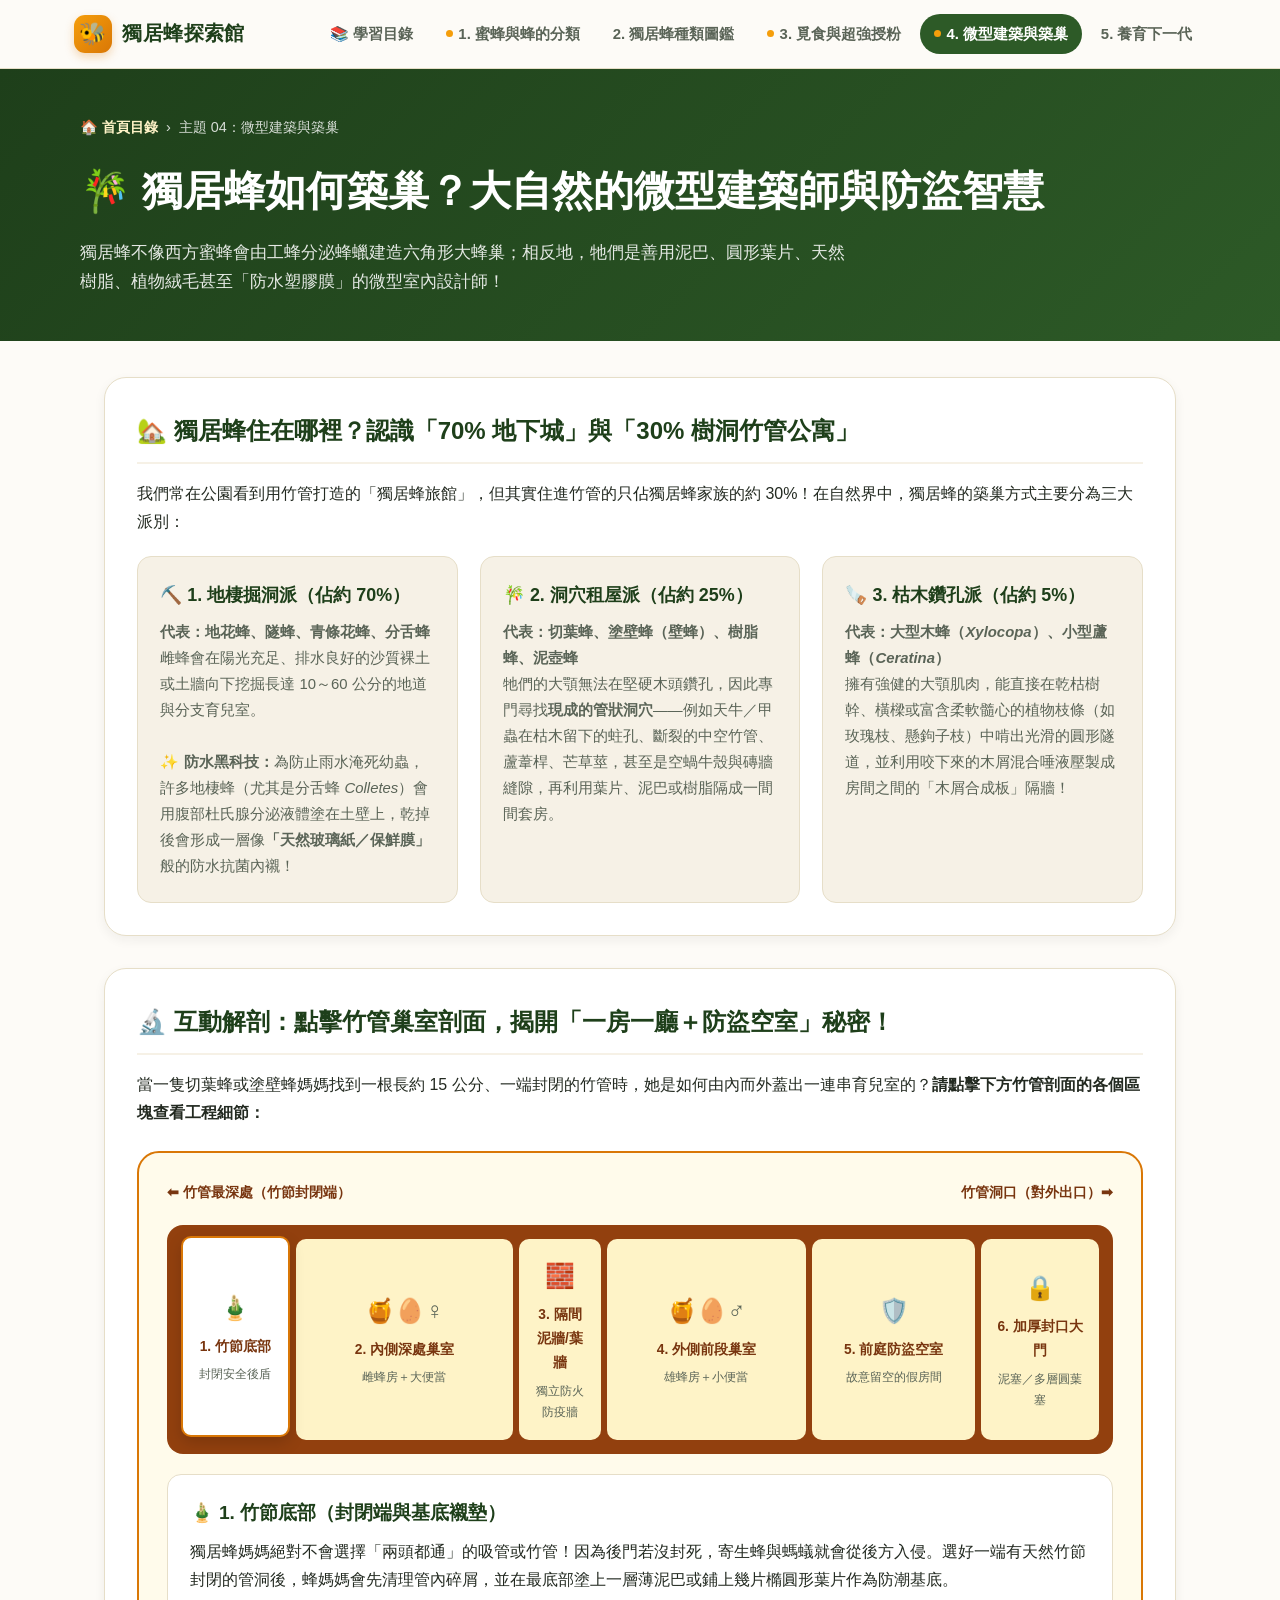
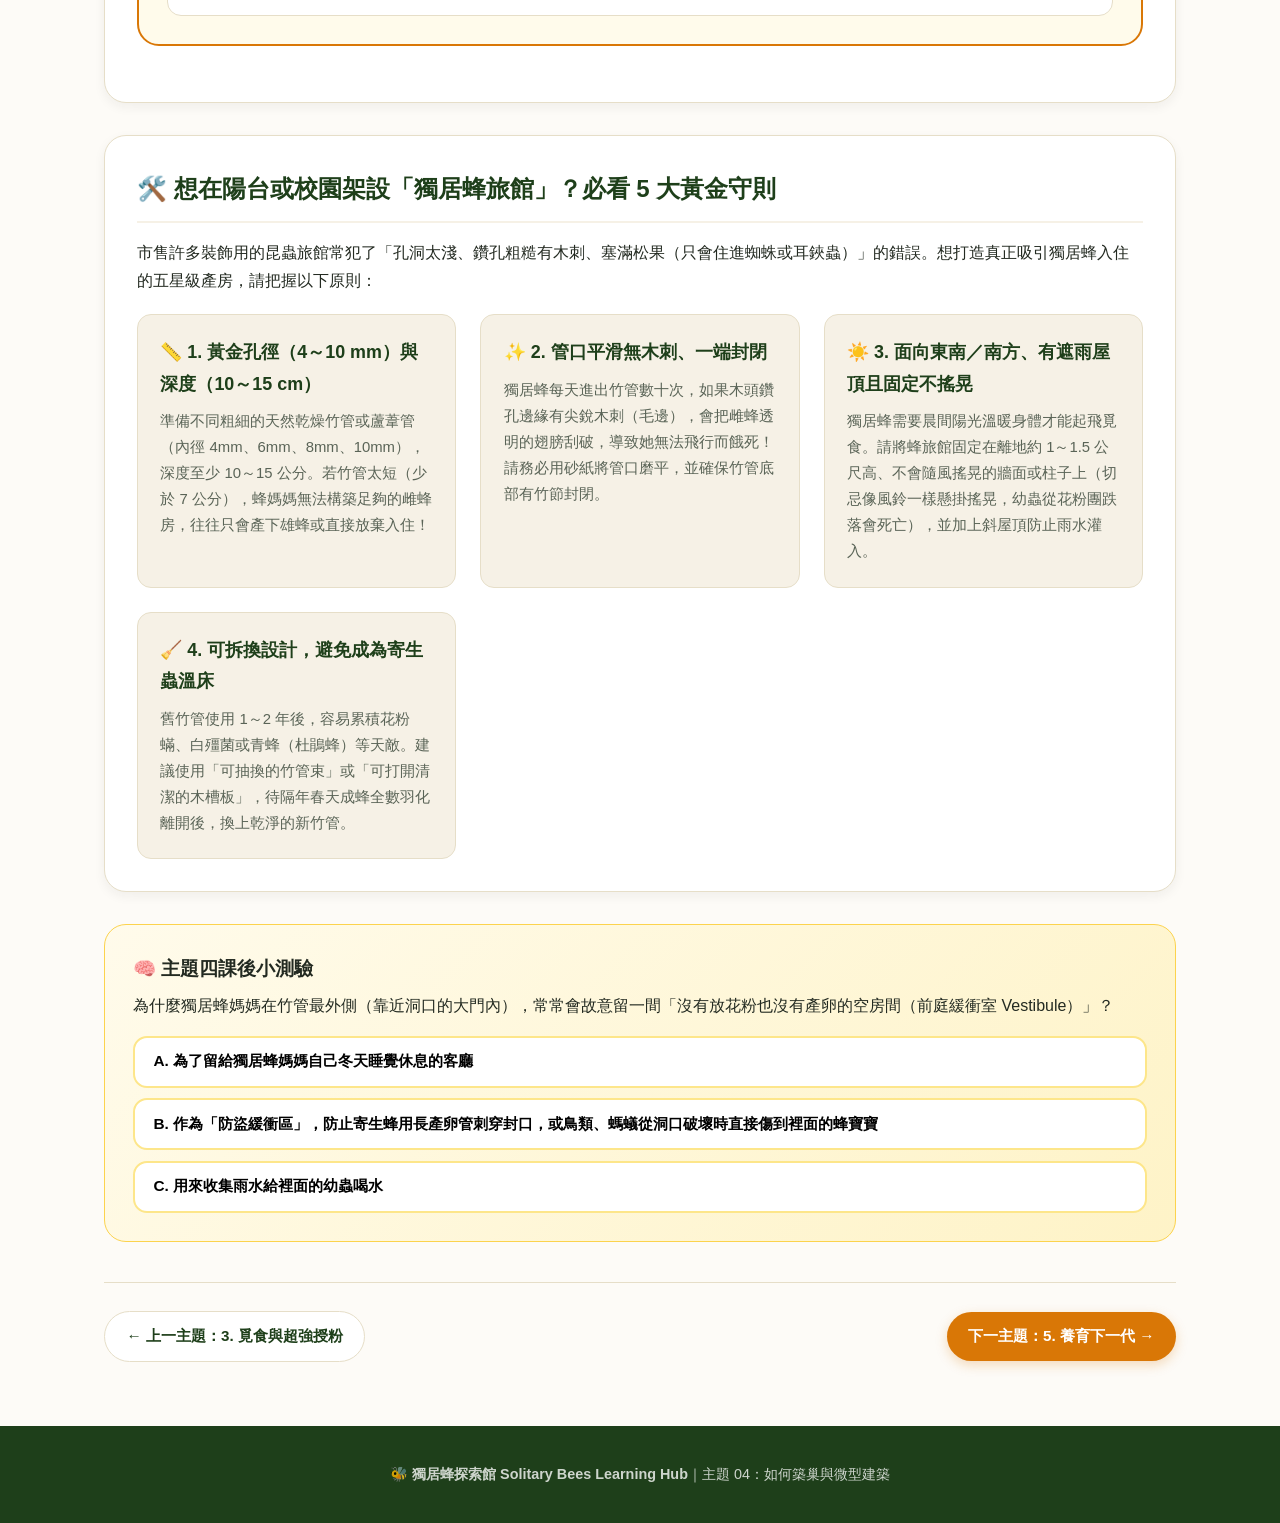
<file: nesting.html>
<!DOCTYPE html>
<html lang="zh-Hant">
<head>
  <meta charset="UTF-8" />
  <meta name="viewport" content="width=device-width, initial-scale=1.0" />
  <title>主題 04：如何築巢？微型建築師解密｜獨居蜂探索館</title>
  <link rel="stylesheet" href="styles.css" />
  <style>
    .bamboo-inspector {
      background: #fffbeb;
      border: 2px solid #d97706;
      border-radius: var(--radius-lg);
      padding: 1.75rem;
      margin: 1.5rem 0;
    }
    .tube-zones {
      display: grid;
      grid-template-columns: 0.6fr 1.2fr 0.45fr 1.1fr 0.9fr 0.65fr;
      gap: 6px;
      background: #92400e;
      padding: 14px;
      border-radius: 16px;
      margin: 1.25rem 0;
      overflow-x: auto;
      min-width: 640px;
    }
    .tube-zone {
      background: #fef3c7;
      border: 2px solid transparent;
      border-radius: 10px;
      padding: 0.9rem 0.65rem;
      text-align: center;
      cursor: pointer;
      transition: var(--transition);
      display: flex;
      flex-direction: column;
      align-items: center;
      justify-content: center;
      gap: 0.35rem;
    }
    .tube-zone:hover,
    .tube-zone.active {
      background: #ffffff;
      border-color: #d97706;
      transform: translateY(-3px);
      box-shadow: 0 6px 15px rgba(0, 0, 0, 0.15);
    }
    .tube-zone strong {
      font-size: 0.86rem;
      color: #78350f;
    }
    .tube-zone span {
      font-size: 0.76rem;
      color: var(--text-muted);
    }
    .inspector-detail {
      background: #ffffff;
      border-radius: var(--radius-md);
      padding: 1.35rem;
      border: 1px solid var(--border-soft);
    }
  </style>
</head>
<body data-page-topic="nesting">
  <!-- 頂部導覽列 -->
  <header class="site-header">
    <div class="nav-container">
      <a href="index.html" class="brand-logo">
        <span class="logo-icon">🐝</span>
        <span>獨居蜂探索館</span>
      </a>
      <nav>
        <ul class="nav-links">
          <li><a href="index.html">📚 學習目錄</a></li>
          <li><a href="classification.html" data-topic="classification"><span class="done-dot"></span>1. 蜜蜂與蜂的分類</a></li>
          <li><a href="species.html" data-topic="species"><span class="done-dot"></span>2. 獨居蜂種類圖鑑</a></li>
          <li><a href="foraging.html" data-topic="foraging"><span class="done-dot"></span>3. 覓食與超強授粉</a></li>
          <li><a href="nesting.html" class="active" data-topic="nesting"><span class="done-dot"></span>4. 微型建築與築巢</a></li>
          <li><a href="offspring.html" data-topic="offspring"><span class="done-dot"></span>5. 養育下一代</a></li>
        </ul>
      </nav>
    </div>
  </header>

  <!-- 分頁標題區 -->
  <section class="page-hero">
    <div class="page-hero-inner">
      <div class="breadcrumb">
        <a href="index.html">🏠 首頁目錄</a> <span>›</span> <span>主題 04：微型建築與築巢</span>
      </div>
      <h1>🎋 獨居蜂如何築巢？大自然的微型建築師與防盜智慧</h1>
      <p>
        獨居蜂不像西方蜜蜂會由工蜂分泌蜂蠟建造六角形大蜂巢；相反地，牠們是善用泥巴、圓形葉片、天然樹脂、植物絨毛甚至「防水塑膠膜」的微型室內設計師！
      </p>
    </div>
  </section>

  <main class="container">
    <!-- 1. 三大築巢派別：70% 地棲 vs 30% 洞穴與鑽木 -->
    <section class="content-block">
      <h2>🏡 獨居蜂住在哪裡？認識「70% 地下城」與「30% 樹洞竹管公寓」</h2>
      <p>
        我們常在公園看到用竹管打造的「獨居蜂旅館」，但其實住進竹管的只佔獨居蜂家族的約 30%！在自然界中，獨居蜂的築巢方式主要分為三大派別：
      </p>

      <div class="grid-3" style="margin-top: 1.25rem;">
        <div class="info-card">
          <h4>⛏️ 1. 地棲掘洞派（佔約 70%）</h4>
          <p style="font-size: 0.93rem; color: var(--text-muted);">
            <strong>代表：地花蜂、隧蜂、青條花蜂、分舌蜂</strong><br />
            雌蜂會在陽光充足、排水良好的沙質裸土或土牆向下挖掘長達 10～60 公分的地道與分支育兒室。<br /><br />
            ✨ <strong>防水黑科技：</strong>為防止雨水淹死幼蟲，許多地棲蜂（尤其是分舌蜂 <em>Colletes</em>）會用腹部杜氏腺分泌液體塗在土壁上，乾掉後會形成一層像<strong>「天然玻璃紙／保鮮膜」</strong>般的防水抗菌內襯！
          </p>
        </div>

        <div class="info-card">
          <h4>🎋 2. 洞穴租屋派（佔約 25%）</h4>
          <p style="font-size: 0.93rem; color: var(--text-muted);">
            <strong>代表：切葉蜂、塗壁蜂（壁蜂）、樹脂蜂、泥壺蜂</strong><br />
            牠們的大顎無法在堅硬木頭鑽孔，因此專門尋找<strong>現成的管狀洞穴</strong>——例如天牛／甲蟲在枯木留下的蛀孔、斷裂的中空竹管、蘆葦桿、芒草莖，甚至是空蝸牛殼與磚牆縫隙，再利用葉片、泥巴或樹脂隔成一間間套房。
          </p>
        </div>

        <div class="info-card">
          <h4>🪚 3. 枯木鑽孔派（佔約 5%）</h4>
          <p style="font-size: 0.93rem; color: var(--text-muted);">
            <strong>代表：大型木蜂（<em>Xylocopa</em>）、小型蘆蜂（<em>Ceratina</em>）</strong><br />
            擁有強健的大顎肌肉，能直接在乾枯樹幹、橫樑或富含柔軟髓心的植物枝條（如玫瑰枝、懸鉤子枝）中啃出光滑的圓形隧道，並利用咬下來的木屑混合唾液壓製成房間之間的「木屑合成板」隔牆！
          </p>
        </div>
      </div>
    </section>

    <!-- 2. 互動式竹管巢室剖面圖 -->
    <section class="content-block">
      <h2>🔬 互動解剖：點擊竹管巢室剖面，揭開「一房一廳＋防盜空室」秘密！</h2>
      <p>
        當一隻切葉蜂或塗壁蜂媽媽找到一根長約 15 公分、一端封閉的竹管時，她是如何由內而外蓋出一連串育兒室的？<strong>請點擊下方竹管剖面的各個區塊查看工程細節：</strong>
      </p>

      <div class="bamboo-inspector">
        <div style="display: flex; justify-content: space-between; font-size: 0.85rem; font-weight: 700; color: #78350f;">
          <span>⬅ 竹管最深處（竹節封閉端）</span>
          <span>竹管洞口（對外出口）➡</span>
        </div>

        <div style="overflow-x: auto;">
          <div class="tube-zones" id="tube-zones">
            <div class="tube-zone active" data-zone="back">
              <span style="font-size: 1.5rem;">🎍</span>
              <strong>1. 竹節底部</strong>
              <span>封閉安全後盾</span>
            </div>
            <div class="tube-zone" data-zone="female-cell">
              <span style="font-size: 1.5rem;">🍯🥚♀️</span>
              <strong>2. 內側深處巢室</strong>
              <span>雌蜂房＋大便當</span>
            </div>
            <div class="tube-zone" data-zone="partition">
              <span style="font-size: 1.5rem;">🧱</span>
              <strong>3. 隔間泥牆/葉牆</strong>
              <span>獨立防火防疫牆</span>
            </div>
            <div class="tube-zone" data-zone="male-cell">
              <span style="font-size: 1.5rem;">🍯🥚♂️</span>
              <strong>4. 外側前段巢室</strong>
              <span>雄蜂房＋小便當</span>
            </div>
            <div class="tube-zone" data-zone="vestibule">
              <span style="font-size: 1.5rem;">🛡️</span>
              <strong>5. 前庭防盜空室</strong>
              <span>故意留空的假房間</span>
            </div>
            <div class="tube-zone" data-zone="plug">
              <span style="font-size: 1.5rem;">🔒</span>
              <strong>6. 加厚封口大門</strong>
              <span>泥塞／多層圓葉塞</span>
            </div>
          </div>
        </div>

        <div class="inspector-detail" id="zone-detail">
          <h3 style="margin-top: 0; color: var(--forest-dark);">🎍 1. 竹節底部（封閉端與基底襯墊）</h3>
          <p style="margin-top: 0.4rem;">
            獨居蜂媽媽絕對不會選擇「兩頭都通」的吸管或竹管！因為後門若沒封死，寄生蜂與螞蟻就會從後方入侵。選好一端有天然竹節封閉的管洞後，蜂媽媽會先清理管內碎屑，並在最底部塗上一層薄泥巴或鋪上幾片橢圓形葉片作為防潮基底。
          </p>
        </div>
      </div>
    </section>

    <!-- 3. 如何製作真正友善的「獨居蜂旅館」 -->
    <section class="content-block">
      <h2>🛠️ 想在陽台或校園架設「獨居蜂旅館」？必看 5 大黃金守則</h2>
      <p>
        市售許多裝飾用的昆蟲旅館常犯了「孔洞太淺、鑽孔粗糙有木刺、塞滿松果（只會住進蜘蛛或耳鋏蟲）」的錯誤。想打造真正吸引獨居蜂入住的五星級產房，請把握以下原則：
      </p>

      <div class="grid-2" style="margin-top: 1.2rem;">
        <div class="info-card">
          <h4>📏 1. 黃金孔徑（4～10 mm）與深度（10～15 cm）</h4>
          <p style="font-size: 0.93rem; color: var(--text-muted);">
            準備不同粗細的天然乾燥竹管或蘆葦管（內徑 4mm、6mm、8mm、10mm），深度至少 10～15 公分。若竹管太短（少於 7 公分），蜂媽媽無法構築足夠的雌蜂房，往往只會產下雄蜂或直接放棄入住！
          </p>
        </div>
        <div class="info-card">
          <h4>✨ 2. 管口平滑無木刺、一端封閉</h4>
          <p style="font-size: 0.93rem; color: var(--text-muted);">
            獨居蜂每天進出竹管數十次，如果木頭鑽孔邊緣有尖銳木刺（毛邊），會把雌蜂透明的翅膀刮破，導致她無法飛行而餓死！請務必用砂紙將管口磨平，並確保竹管底部有竹節封閉。
          </p>
        </div>
        <div class="info-card">
          <h4>☀️ 3. 面向東南／南方、有遮雨屋頂且固定不搖晃</h4>
          <p style="font-size: 0.93rem; color: var(--text-muted);">
            獨居蜂需要晨間陽光溫暖身體才能起飛覓食。請將蜂旅館固定在離地約 1～1.5 公尺高、不會隨風搖晃的牆面或柱子上（切忌像風鈴一樣懸掛搖晃，幼蟲從花粉團跌落會死亡），並加上斜屋頂防止雨水灌入。
          </p>
        </div>
        <div class="info-card">
          <h4>🧹 4. 可拆換設計，避免成為寄生蟲溫床</h4>
          <p style="font-size: 0.93rem; color: var(--text-muted);">
            舊竹管使用 1～2 年後，容易累積花粉蟎、白殭菌或青蜂（杜鵑蜂）等天敵。建議使用「可抽換的竹管束」或「可打開清潔的木槽板」，待隔年春天成蜂全數羽化離開後，換上乾淨的新竹管。
          </p>
        </div>
      </div>
    </section>

    <!-- 課後小測驗 -->
    <section class="quiz-box">
      <h3>🧠 主題四課後小測驗</h3>
      <p style="margin-top: 0.35rem;">為什麼獨居蜂媽媽在竹管最外側（靠近洞口的大門內），常常會故意留一間「沒有放花粉也沒有產卵的空房間（前庭緩衝室 Vestibule）」？</p>
      <div class="quiz-options">
        <button class="quiz-option" data-correct="false" data-explain="獨居蜂媽媽封口後就會離開去尋找下一根竹管，不會自己住在裡面過冬喔！">
          A. 為了留給獨居蜂媽媽自己冬天睡覺休息的客廳
        </button>
        <button class="quiz-option" data-correct="true" data-explain="太聰明了！這間空房間是防範寄生蜂（產卵管長度有限）、啄木鳥與螞蟻的「防盜緩衝區」，讓天敵刺穿大門後卻撲了個空！">
          B. 作為「防盜緩衝區」，防止寄生蜂用長產卵管刺穿封口，或鳥類、螞蟻從洞口破壞時直接傷到裡面的蜂寶寶
        </button>
        <button class="quiz-option" data-correct="false" data-explain="竹管巢室在封口後是密閉的，並不是用來蓄水喔！">
          C. 用來收集雨水給裡面的幼蟲喝水
        </button>
      </div>
      <div class="quiz-feedback"></div>
    </section>

    <!-- 分頁底部導覽 -->
    <div class="page-nav-footer">
      <a href="foraging.html" class="btn btn-outline">← 上一主題：3. 覓食與超強授粉</a>
      <a href="offspring.html" class="btn btn-primary">下一主題：5. 養育下一代 →</a>
    </div>
  </main>

  <footer class="site-footer">
    <p>🐝 <strong>獨居蜂探索館 Solitary Bees Learning Hub</strong>｜主題 04：如何築巢與微型建築</p>
  </footer>

  <script src="script.js"></script>
  <script>
    // 竹管巢室剖面互動說明
    const zoneDescriptions = {
      "back": {
        title: "🎍 1. 竹節底部（封閉端與基底襯墊）",
        text: "獨居蜂媽媽絕對不會選擇「兩頭都通」的吸管或竹管！因為後門若沒封死，寄生蜂與螞蟻就會從後方入侵。選好一端有天然竹節封閉的管洞後，蜂媽媽會先清理管內碎屑，並在最底部塗上一層薄泥巴或鋪上幾片橢圓形葉片作為防潮基底。"
      },
      "female-cell": {
        title: "🍯🥚♀️ 2. 內側深處巢室（雌蜂房＋大號花粉便當）",
        text: "竹管最深處最安全，但也是最後才能走出竹管的位置！因此蜂媽媽會先採集約 15～25 趟花粉揉成一顆「特大號花粉糧球」，並在上面產下一顆<strong>「受精卵（未來會發育成體型較大、發育期較長的雌蜂女兒）」</strong>。"
      },
      "partition": {
        title: "🧱 3. 隔間牆（泥牆／圓葉片杯／樹脂牆）",
        text: "每產完一顆卵，蜂媽媽就會立刻砌一道隔間牆把房間封起來，再蓋下一間。這樣就算其中一間幼蟲不幸感染黴菌或被寄生，隔壁房間的兄弟姊妹依然能受到隔間牆保護而平安長大！"
      },
      "male-cell": {
        title: "🍯🥚♂️ 4. 外側前段巢室（雄蜂房＋小號花粉便當）",
        text: "越靠近竹管洞口，風險越高，但也必須最先走出竹管！蜂媽媽會在前段準備較小顆的花粉球，並主動控制儲精囊不釋放精子，產下<strong>「未受精卵（發育成體型較小、提早羽化的雄蜂兒子）」</strong>，讓兒子們隔年春天先破門而出，在外面等待雌蜂羽化。"
      },
      "vestibule": {
        title: "🛡️ 5. 前庭防盜空室（Vestibule 緩衝空房間）",
        text: "大自然最令人驚嘆的建築防盜學！許多寄生蜂會停在竹管洞口，把長長的產卵管刺穿封口泥門想寄生蜂寶寶。因此獨居蜂媽媽在最外側故意留一段「空無一物的假房間」，讓寄生蜂的產卵管刺進去卻勾不到真正的育兒室！"
      },
      "plug": {
        title: "🔒 6. 加厚封口大門（Closing Plug）",
        text: "整根竹管完工的標誌！塗壁蜂與泥壺蜂會塗上比內部隔間牆厚上 2～3 倍的堅硬泥門；切葉蜂則會剪下 10～30 片正圓形葉片層層疊壓封口；樹脂蜂更會在樹脂大門黏上小碎石、木屑或死螞蟻氣味來偽裝防敵！"
      }
    };

    document.querySelectorAll("#tube-zones .tube-zone").forEach((zoneEl) => {
      zoneEl.addEventListener("click", () => {
        document.querySelectorAll("#tube-zones .tube-zone").forEach((z) => z.classList.remove("active"));
        zoneEl.classList.add("active");
        const key = zoneEl.getAttribute("data-zone");
        const detailBox = document.getElementById("zone-detail");
        if (zoneDescriptions[key] && detailBox) {
          detailBox.innerHTML = `
            <h3 style="margin-top: 0; color: var(--forest-dark);">${zoneDescriptions[key].title}</h3>
            <p style="margin-top: 0.4rem;">${zoneDescriptions[key].text}</p>
          `;
        }
      });
    });
  </script>
</body>
</html>
</file>
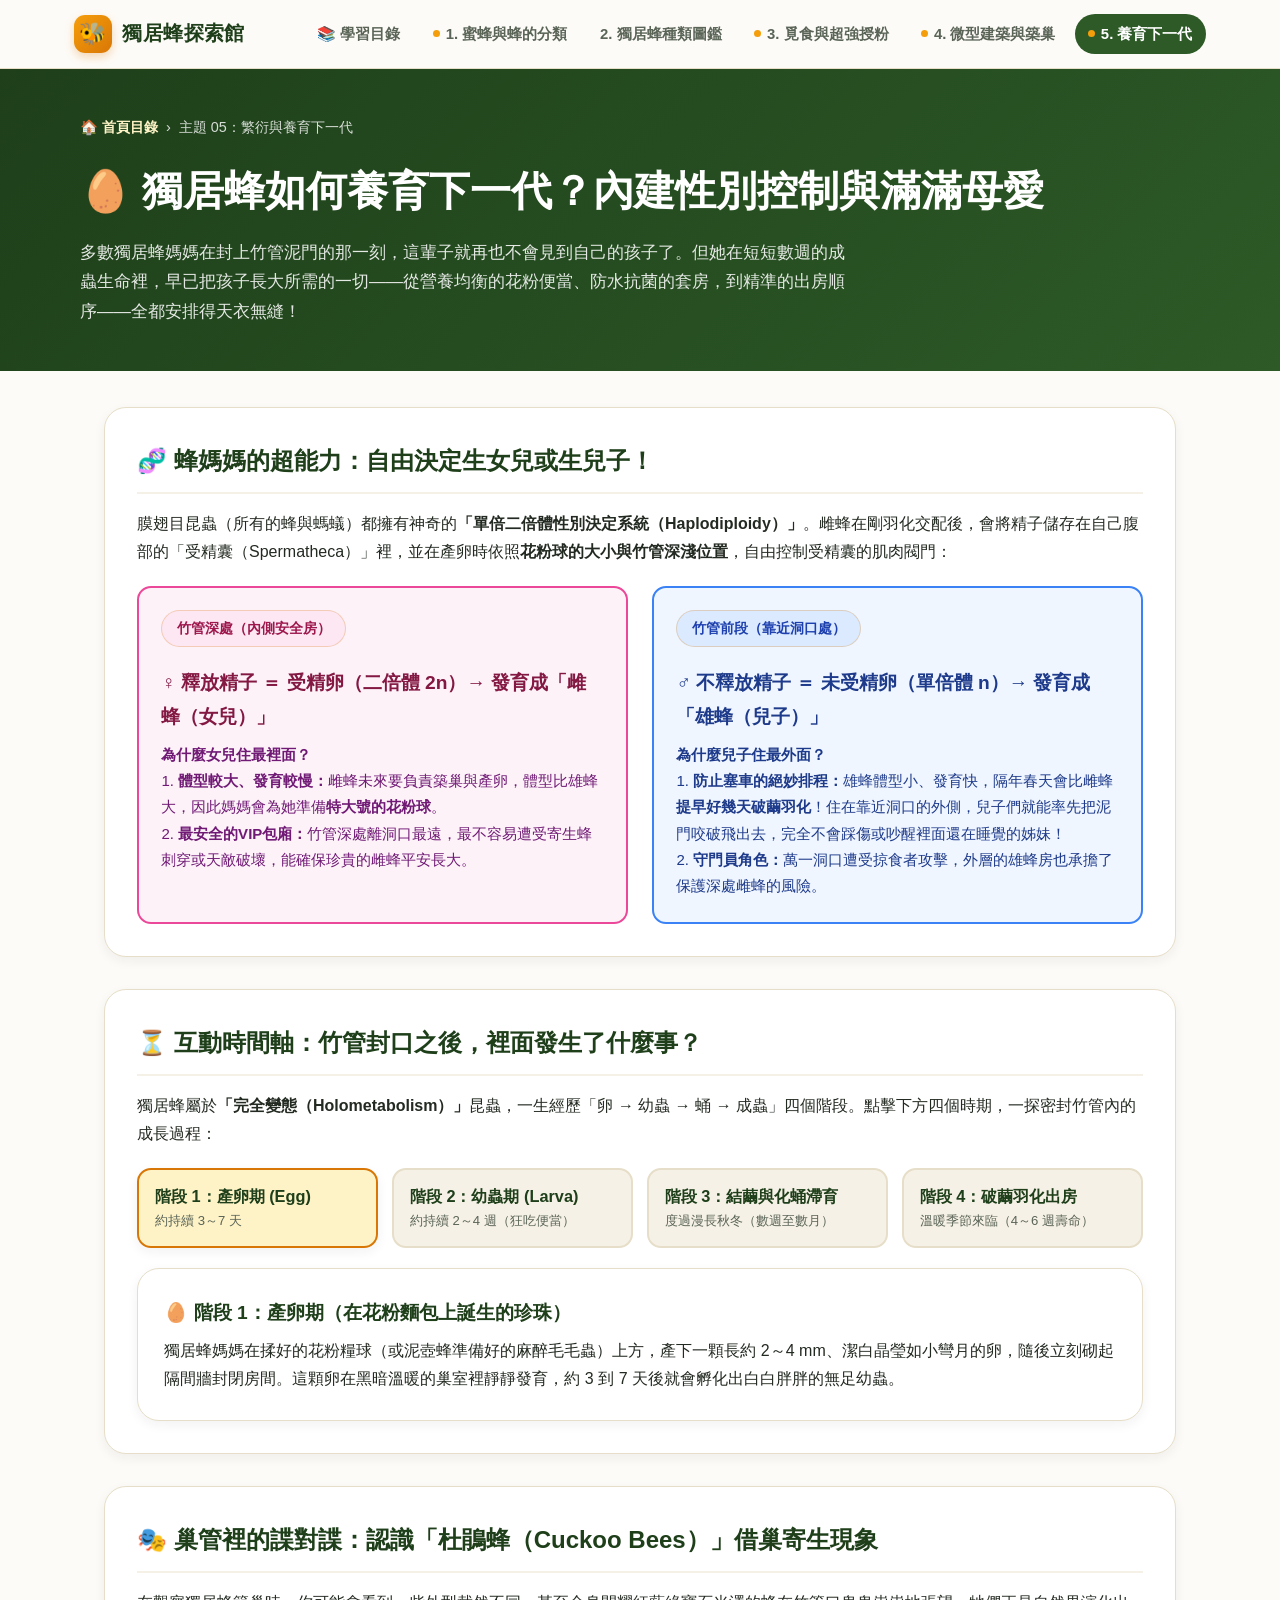
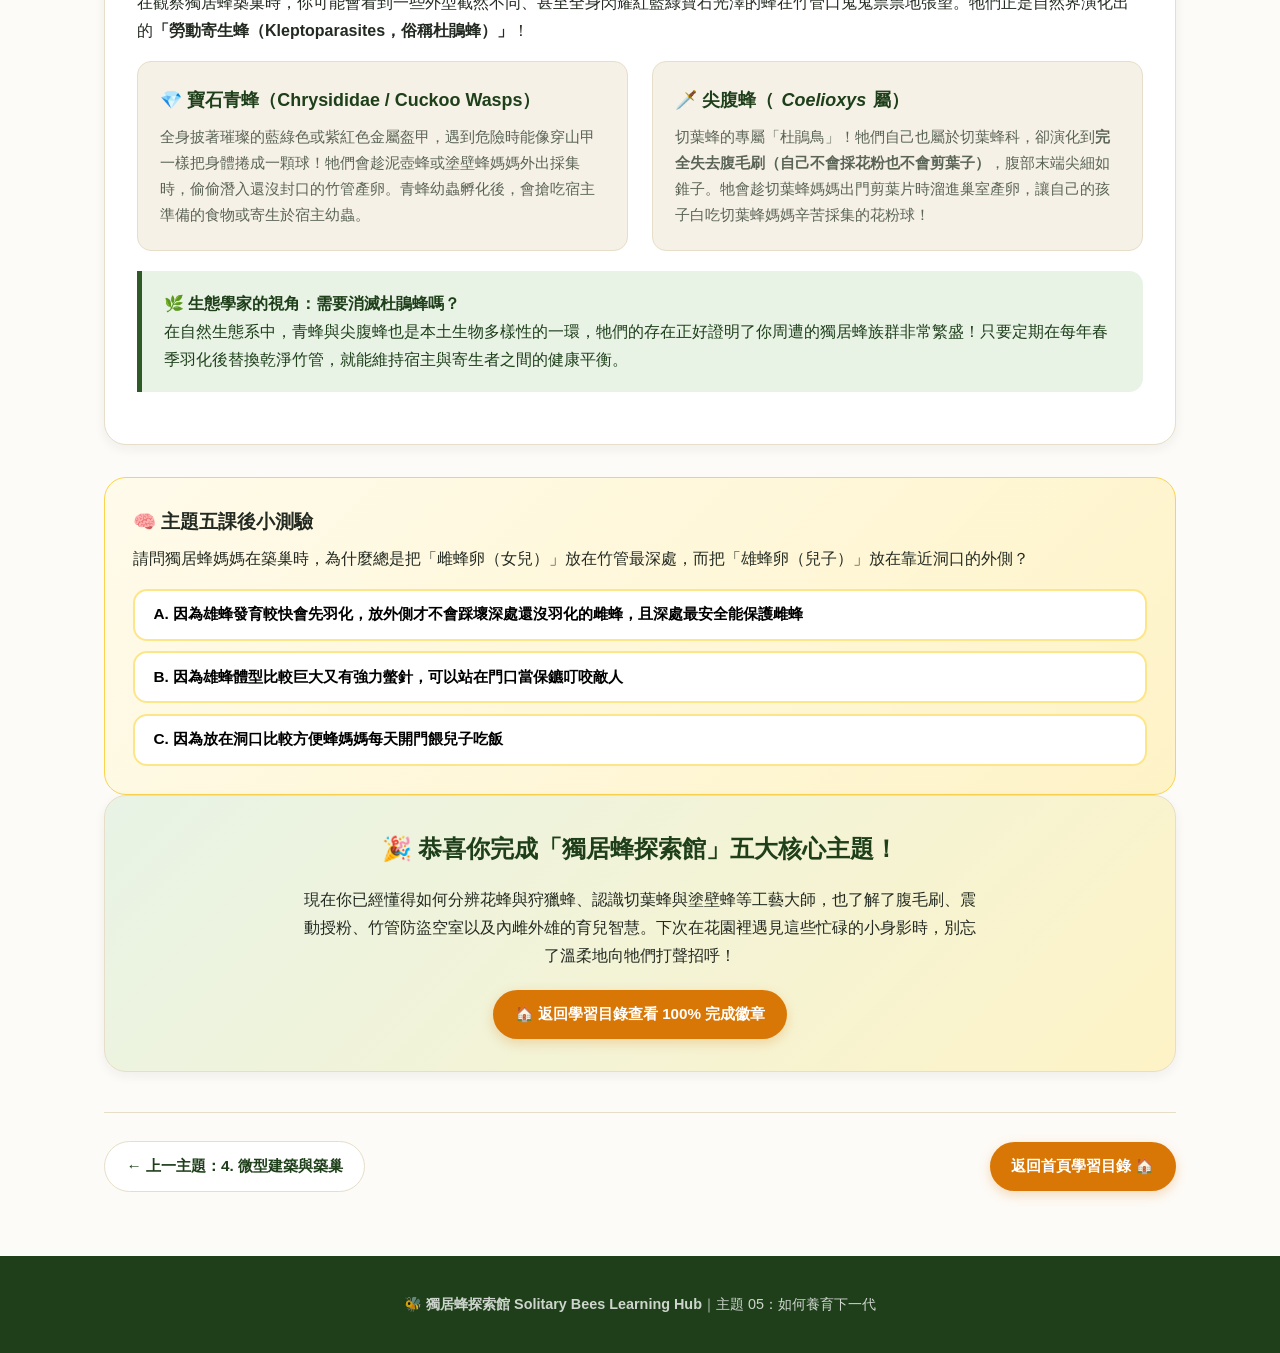
<file: offspring.html>
<!DOCTYPE html>
<html lang="zh-Hant">
<head>
  <meta charset="UTF-8" />
  <meta name="viewport" content="width=device-width, initial-scale=1.0" />
  <title>主題 05：如何養育下一代？生命週期與性別控制｜獨居蜂探索館</title>
  <link rel="stylesheet" href="styles.css" />
  <style>
    .lifecycle-tabs {
      display: grid;
      grid-template-columns: repeat(auto-fit, minmax(190px, 1fr));
      gap: 0.85rem;
      margin: 1.25rem 0;
    }
    .stage-btn {
      background: var(--bg-warm);
      border: 2px solid var(--border-soft);
      border-radius: var(--radius-md);
      padding: 1rem;
      text-align: left;
      cursor: pointer;
      transition: var(--transition);
    }
    .stage-btn:hover {
      border-color: var(--amber-primary);
      background: #ffffff;
    }
    .stage-btn.active {
      background: var(--amber-light);
      border-color: var(--amber-primary);
      box-shadow: var(--shadow-sm);
    }
    .stage-btn strong {
      display: block;
      font-size: 1.02rem;
      color: var(--forest-dark);
      margin-bottom: 0.25rem;
    }
    .stage-btn span {
      font-size: 0.82rem;
      color: var(--text-muted);
    }
    .stage-display {
      background: #ffffff;
      border: 1px solid var(--border-soft);
      border-radius: var(--radius-lg);
      padding: 1.65rem;
      box-shadow: var(--shadow-sm);
    }
    .gender-card {
      border-radius: var(--radius-md);
      padding: 1.4rem;
      border: 2px solid;
    }
  </style>
</head>
<body data-page-topic="offspring">
  <!-- 頂部導覽列 -->
  <header class="site-header">
    <div class="nav-container">
      <a href="index.html" class="brand-logo">
        <span class="logo-icon">🐝</span>
        <span>獨居蜂探索館</span>
      </a>
      <nav>
        <ul class="nav-links">
          <li><a href="index.html">📚 學習目錄</a></li>
          <li><a href="classification.html" data-topic="classification"><span class="done-dot"></span>1. 蜜蜂與蜂的分類</a></li>
          <li><a href="species.html" data-topic="species"><span class="done-dot"></span>2. 獨居蜂種類圖鑑</a></li>
          <li><a href="foraging.html" data-topic="foraging"><span class="done-dot"></span>3. 覓食與超強授粉</a></li>
          <li><a href="nesting.html" data-topic="nesting"><span class="done-dot"></span>4. 微型建築與築巢</a></li>
          <li><a href="offspring.html" class="active" data-topic="offspring"><span class="done-dot"></span>5. 養育下一代</a></li>
        </ul>
      </nav>
    </div>
  </header>

  <!-- 分頁標題區 -->
  <section class="page-hero">
    <div class="page-hero-inner">
      <div class="breadcrumb">
        <a href="index.html">🏠 首頁目錄</a> <span>›</span> <span>主題 05：繁衍與養育下一代</span>
      </div>
      <h1>🥚 獨居蜂如何養育下一代？內建性別控制與滿滿母愛</h1>
      <p>
        多數獨居蜂媽媽在封上竹管泥門的那一刻，這輩子就再也不會見到自己的孩子了。但她在短短數週的成蟲生命裡，早已把孩子長大所需的一切——從營養均衡的花粉便當、防水抗菌的套房，到精準的出房順序——全都安排得天衣無縫！
      </p>
    </div>
  </section>

  <main class="container">
    <!-- 1. 單倍二倍體性別決定與「內雌外雄」智慧 -->
    <section class="content-block">
      <h2>🧬 蜂媽媽的超能力：自由決定生女兒或生兒子！</h2>
      <p>
        膜翅目昆蟲（所有的蜂與螞蟻）都擁有神奇的<strong>「單倍二倍體性別決定系統（Haplodiploidy）」</strong>。雌蜂在剛羽化交配後，會將精子儲存在自己腹部的「受精囊（Spermatheca）」裡，並在產卵時依照<strong>花粉球的大小與竹管深淺位置</strong>，自由控制受精囊的肌肉閥門：
      </p>

      <div class="grid-2" style="margin-top: 1.25rem;">
        <div class="gender-card" style="background: #fdf2f8; border-color: #ec4899;">
          <span class="badge-pill" style="background: #fce7f3; color: #9d174d;">竹管深處（內側安全房）</span>
          <h3 style="margin-top: 0.2rem; color: #831843;">♀️ 釋放精子 ＝ 受精卵（二倍體 2n）→ 發育成「雌蜂（女兒）」</h3>
          <p style="font-size: 0.94rem; color: #701a75; margin-top: 0.5rem;">
            <strong>為什麼女兒住最裡面？</strong><br />
            1. <strong>體型較大、發育較慢：</strong>雌蜂未來要負責築巢與產卵，體型比雄蜂大，因此媽媽會為她準備<strong>特大號的花粉球</strong>。<br />
            2. <strong>最安全的VIP包廂：</strong>竹管深處離洞口最遠，最不容易遭受寄生蜂刺穿或天敵破壞，能確保珍貴的雌蜂平安長大。
          </p>
        </div>

        <div class="gender-card" style="background: #eff6ff; border-color: #3b82f6;">
          <span class="badge-pill" style="background: #dbeafe; color: #1e40af;">竹管前段（靠近洞口處）</span>
          <h3 style="margin-top: 0.2rem; color: #1e3a8a;">♂️ 不釋放精子 ＝ 未受精卵（單倍體 n）→ 發育成「雄蜂（兒子）」</h3>
          <p style="font-size: 0.94rem; color: #1e3a8a; margin-top: 0.5rem;">
            <strong>為什麼兒子住最外面？</strong><br />
            1. <strong>防止塞車的絕妙排程：</strong>雄蜂體型小、發育快，隔年春天會比雌蜂<strong>提早好幾天破繭羽化</strong>！住在靠近洞口的外側，兒子們就能率先把泥門咬破飛出去，完全不會踩傷或吵醒裡面還在睡覺的姊妹！<br />
            2. <strong>守門員角色：</strong>萬一洞口遭受掠食者攻擊，外層的雄蜂房也承擔了保護深處雌蜂的風險。
          </p>
        </div>
      </div>
    </section>

    <!-- 2. 完全變態四階段生命週期互動探索 -->
    <section class="content-block">
      <h2>⏳ 互動時間軸：竹管封口之後，裡面發生了什麼事？</h2>
      <p>
        獨居蜂屬於<strong>「完全變態（Holometabolism）」</strong>昆蟲，一生經歷「卵 → 幼蟲 → 蛹 → 成蟲」四個階段。點擊下方四個時期，一探密封竹管內的成長過程：
      </p>

      <div class="lifecycle-tabs" id="lifecycle-tabs">
        <button class="stage-btn active" data-stage="egg">
          <strong>階段 1：產卵期 (Egg)</strong>
          <span>約持續 3～7 天</span>
        </button>
        <button class="stage-btn" data-stage="larva">
          <strong>階段 2：幼蟲期 (Larva)</strong>
          <span>約持續 2～4 週（狂吃便當）</span>
        </button>
        <button class="stage-btn" data-stage="pupa">
          <strong>階段 3：結繭與化蛹滯育</strong>
          <span>度過漫長秋冬（數週至數月）</span>
        </button>
        <button class="stage-btn" data-stage="adult">
          <strong>階段 4：破繭羽化出房</strong>
          <span>溫暖季節來臨（4～6 週壽命）</span>
        </button>
      </div>

      <div class="stage-display" id="stage-display">
        <h3 style="margin-top: 0; color: var(--forest-dark);">🥚 階段 1：產卵期（在花粉麵包上誕生的珍珠）</h3>
        <p style="margin-top: 0.5rem;">
          獨居蜂媽媽在揉好的花粉糧球（或泥壺蜂準備好的麻醉毛毛蟲）上方，產下一顆長約 2～4 mm、潔白晶瑩如小彎月的卵，隨後立刻砌起隔間牆封閉房間。這顆卵在黑暗溫暖的巢室裡靜靜發育，約 3 到 7 天後就會孵化出白白胖胖的無足幼蟲。
        </p>
      </div>
    </section>

    <!-- 3. 蜂旅館裡的不速之客：杜鵑蜂（勞動寄生蜂） -->
    <section class="content-block">
      <h2>🎭 巢管裡的諜對諜：認識「杜鵑蜂（Cuckoo Bees）」借巢寄生現象</h2>
      <p>
        在觀察獨居蜂築巢時，你可能會看到一些外型截然不同、甚至全身閃耀紅藍綠寶石光澤的蜂在竹管口鬼鬼祟祟地張望。牠們正是自然界演化出的<strong>「勞動寄生蜂（Kleptoparasites，俗稱杜鵑蜂）」</strong>！
      </p>

      <div class="grid-2" style="margin-top: 1rem;">
        <div class="info-card">
          <h4>💎 寶石青蜂（Chrysididae / Cuckoo Wasps）</h4>
          <p style="font-size: 0.93rem; color: var(--text-muted);">
            全身披著璀璨的藍綠色或紫紅色金屬盔甲，遇到危險時能像穿山甲一樣把身體捲成一顆球！牠們會趁泥壺蜂或塗壁蜂媽媽外出採集時，偷偷潛入還沒封口的竹管產卵。青蜂幼蟲孵化後，會搶吃宿主準備的食物或寄生於宿主幼蟲。
          </p>
        </div>
        <div class="info-card">
          <h4>🗡️ 尖腹蜂（<em>Coelioxys</em> 屬）</h4>
          <p style="font-size: 0.93rem; color: var(--text-muted);">
            切葉蜂的專屬「杜鵑鳥」！牠們自己也屬於切葉蜂科，卻演化到<strong>完全失去腹毛刷（自己不會採花粉也不會剪葉子）</strong>，腹部末端尖細如錐子。牠會趁切葉蜂媽媽出門剪葉片時溜進巢室產卵，讓自己的孩子白吃切葉蜂媽媽辛苦採集的花粉球！
          </p>
        </div>
      </div>

      <div class="callout forest" style="margin-top: 1.25rem;">
        <strong>🌿 生態學家的視角：需要消滅杜鵑蜂嗎？</strong><br />
        在自然生態系中，青蜂與尖腹蜂也是本土生物多樣性的一環，牠們的存在正好證明了你周遭的獨居蜂族群非常繁盛！只要定期在每年春季羽化後替換乾淨竹管，就能維持宿主與寄生者之間的健康平衡。
      </div>
    </section>

    <!-- 課後小測驗 -->
    <section class="quiz-box">
      <h3>🧠 主題五課後小測驗</h3>
      <p style="margin-top: 0.35rem;">請問獨居蜂媽媽在築巢時，為什麼總是把「雌蜂卵（女兒）」放在竹管最深處，而把「雄蜂卵（兒子）」放在靠近洞口的外側？</p>
      <div class="quiz-options">
        <button class="quiz-option" data-correct="true" data-explain="完全正確！雄蜂體型小、發育較快，放在外側才能率先咬破泥門出房，不會破壞深處還在發育的雌蜂房間；同時也讓珍貴的雌蜂在最深處獲得最佳保護！">
          A. 因為雄蜂發育較快會先羽化，放外側才不會踩壞深處還沒羽化的雌蜂，且深處最安全能保護雌蜂
        </button>
        <button class="quiz-option" data-correct="false" data-explain="事實正好相反喔！雌蜂的體型比雄蜂更大，而且只有雌蜂才有螫針（產卵管特化），雄蜂是完全沒有螫針的！">
          B. 因為雄蜂體型比較巨大又有強力螫針，可以站在門口當保鑣叮咬敵人
        </button>
        <button class="quiz-option" data-correct="false" data-explain="獨居蜂媽媽在封口後就離開了，並不會從洞口開門餵食幼蟲喔！">
          C. 因為放在洞口比較方便蜂媽媽每天開門餵兒子吃飯
        </button>
      </div>
      <div class="quiz-feedback"></div>
    </section>

    <!-- 完成全部學習祝賀卡 -->
    <section class="content-block" style="background: linear-gradient(135deg, var(--forest-light) 0%, var(--amber-light) 100%); text-align: center;">
      <h2 style="justify-content: center; border-bottom: none; padding-bottom: 0;">🎉 恭喜你完成「獨居蜂探索館」五大核心主題！</h2>
      <p style="max-width: 680px; margin: 0.5rem auto 1.25rem; color: var(--text-dark);">
        現在你已經懂得如何分辨花蜂與狩獵蜂、認識切葉蜂與塗壁蜂等工藝大師，也了解了腹毛刷、震動授粉、竹管防盜空室以及內雌外雄的育兒智慧。下次在花園裡遇見這些忙碌的小身影時，別忘了溫柔地向牠們打聲招呼！
      </p>
      <a href="index.html" class="btn btn-primary">🏠 返回學習目錄查看 100% 完成徽章</a>
    </section>

    <!-- 分頁底部導覽 -->
    <div class="page-nav-footer">
      <a href="nesting.html" class="btn btn-outline">← 上一主題：4. 微型建築與築巢</a>
      <a href="index.html" class="btn btn-primary">返回首頁學習目錄 🏠</a>
    </div>
  </main>

  <footer class="site-footer">
    <p>🐝 <strong>獨居蜂探索館 Solitary Bees Learning Hub</strong>｜主題 05：如何養育下一代</p>
  </footer>

  <script src="script.js"></script>
  <script>
    // 四階段生命週期切換邏輯
    const stageData = {
      egg: {
        title: "🥚 階段 1：產卵期（在花粉麵包上誕生的珍珠）",
        desc: "獨居蜂媽媽在揉好的花粉糧球（或泥壺蜂準備好的麻醉毛毛蟲）上方，產下一顆長約 2～4 mm、潔白晶瑩如小彎月的卵，隨後立刻砌起隔間牆封閉房間。這顆卵在黑暗溫暖的巢室裡靜靜發育，約 3 到 7 天後就會孵化出白白胖胖的無足幼蟲。"
      },
      larva: {
        title: "🐛 階段 2：幼蟲期（乖乖吃光媽媽準備的營養便當）",
        desc: "孵化後的幼蟲沒有腳，整天趴在媽媽準備的花粉糧球上大口進食，歷經 4～5 次蛻皮迅速長大。最特別的是，獨居蜂幼蟲在整個進食期間<strong>「中腸與後腸是不相通的（不會排便）」</strong>，這樣才不會把自己的密閉小房間與食物弄髒！直到把整顆花粉便當吃得一乾二淨後，才會一次性排出乾燥的糞粒於角落。"
      },
      pupa: {
        title: "🧶 階段 3：結繭與化蛹期（在絲繭睡袋裡度過漫長秋冬）",
        desc: "吃飽的終齡幼蟲會吐絲織出一個堅韌防水的<strong>「繭（Cocoon）」</strong>將自己包覆起來，並在繭內化蛹（或以預蛹／成蟲型態進入冬季「滯育 Diapause」）。無論外頭颳風下雨或寒流來襲，牠們都在竹管與絲繭的雙重保護下安穩沉睡。"
      },
      adult: {
        title: "🐝 階段 4：破繭羽化出房（迎接春光的新世代）",
        desc: "當隔年春天氣溫回升、花朵綻放時，竹管外側的<strong>雄蜂會率先咬破絲繭與泥牆飛出竹管</strong>，在附近花叢補充花蜜並等待幾天候陸續出房的雌蜂。雌蜂一羽化出房並完成交配後，休息 1～2 天便會開始尋找新的竹管與花朵，展開新一輪充滿母愛的築巢循環！"
      }
    };

    document.querySelectorAll("#lifecycle-tabs .stage-btn").forEach((btn) => {
      btn.addEventListener("click", () => {
        document.querySelectorAll("#lifecycle-tabs .stage-btn").forEach((b) => b.classList.remove("active"));
        btn.classList.add("active");
        const key = btn.getAttribute("data-stage");
        const display = document.getElementById("stage-display");
        if (stageData[key] && display) {
          display.innerHTML = `
            <h3 style="margin-top: 0; color: var(--forest-dark);">${stageData[key].title}</h3>
            <p style="margin-top: 0.5rem;">${stageData[key].desc}</p>
          `;
        }
      });
    });
  </script>
</body>
</html>
</file>
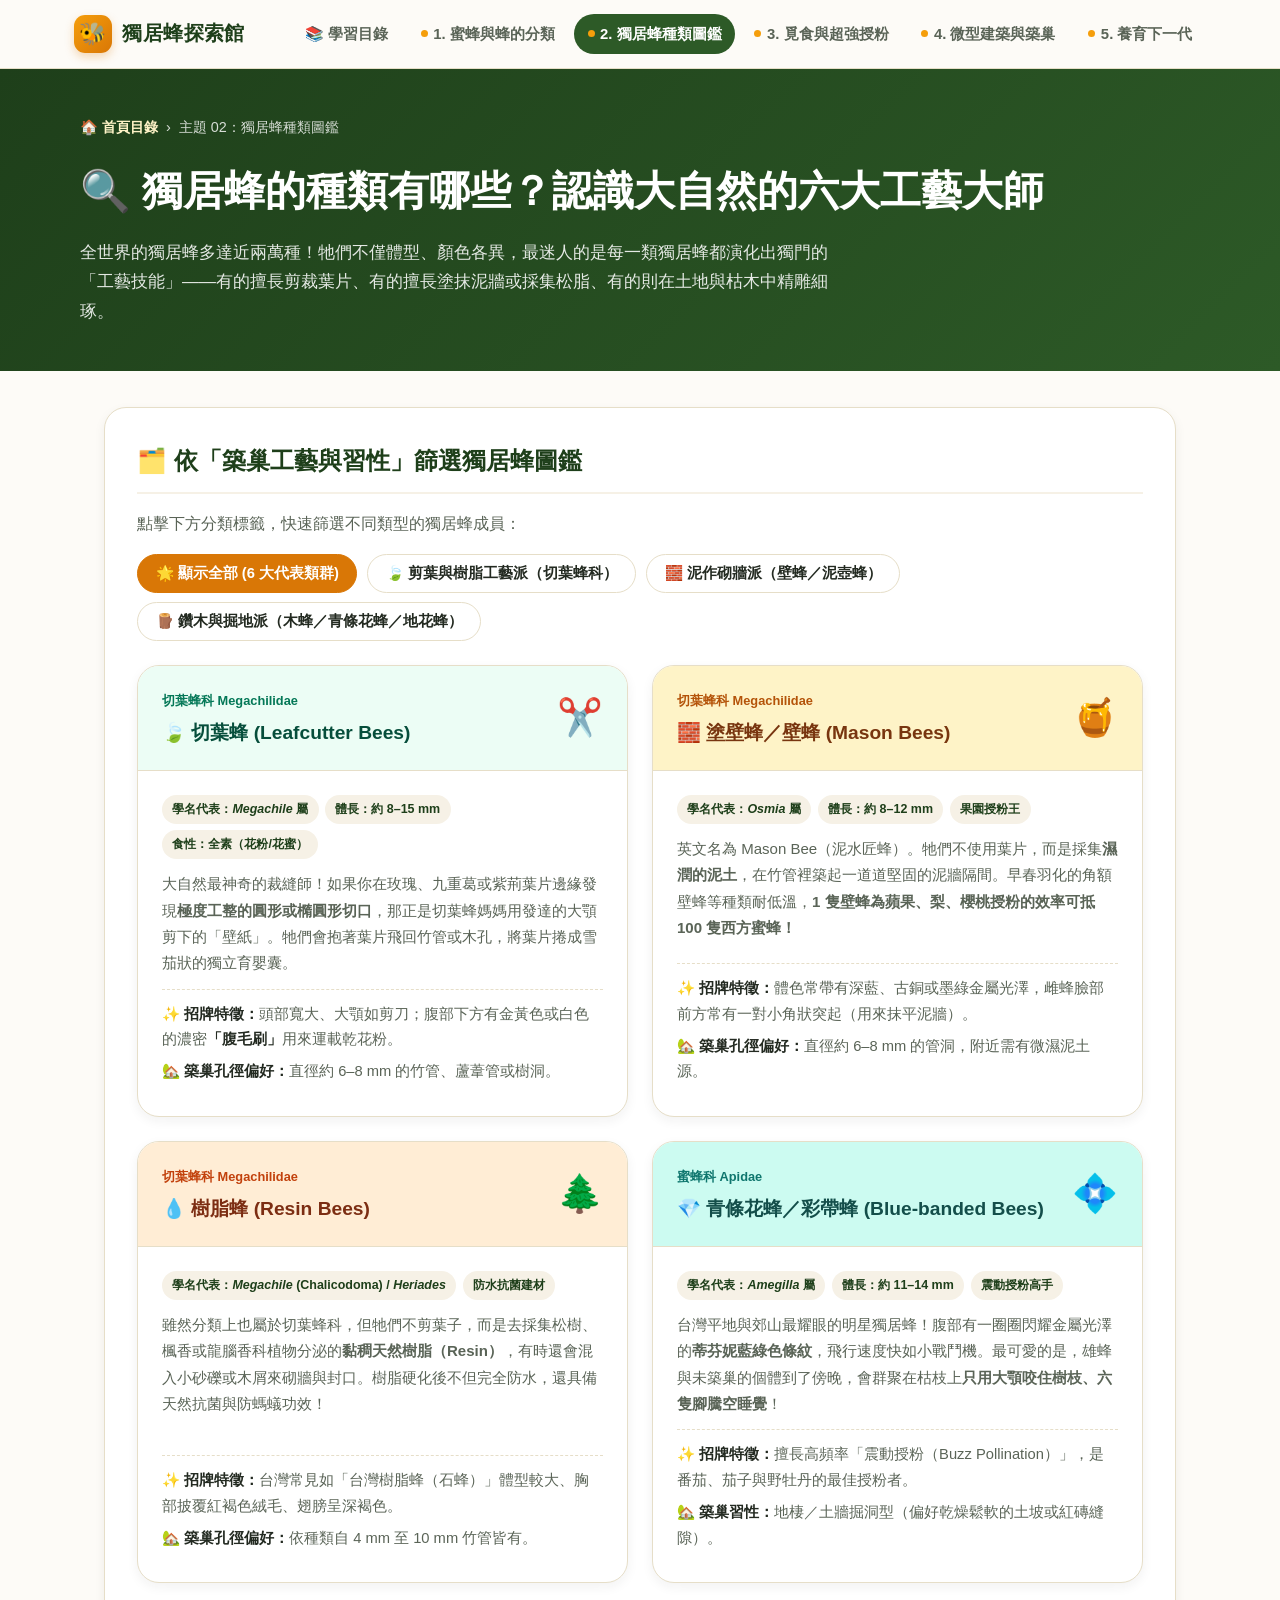
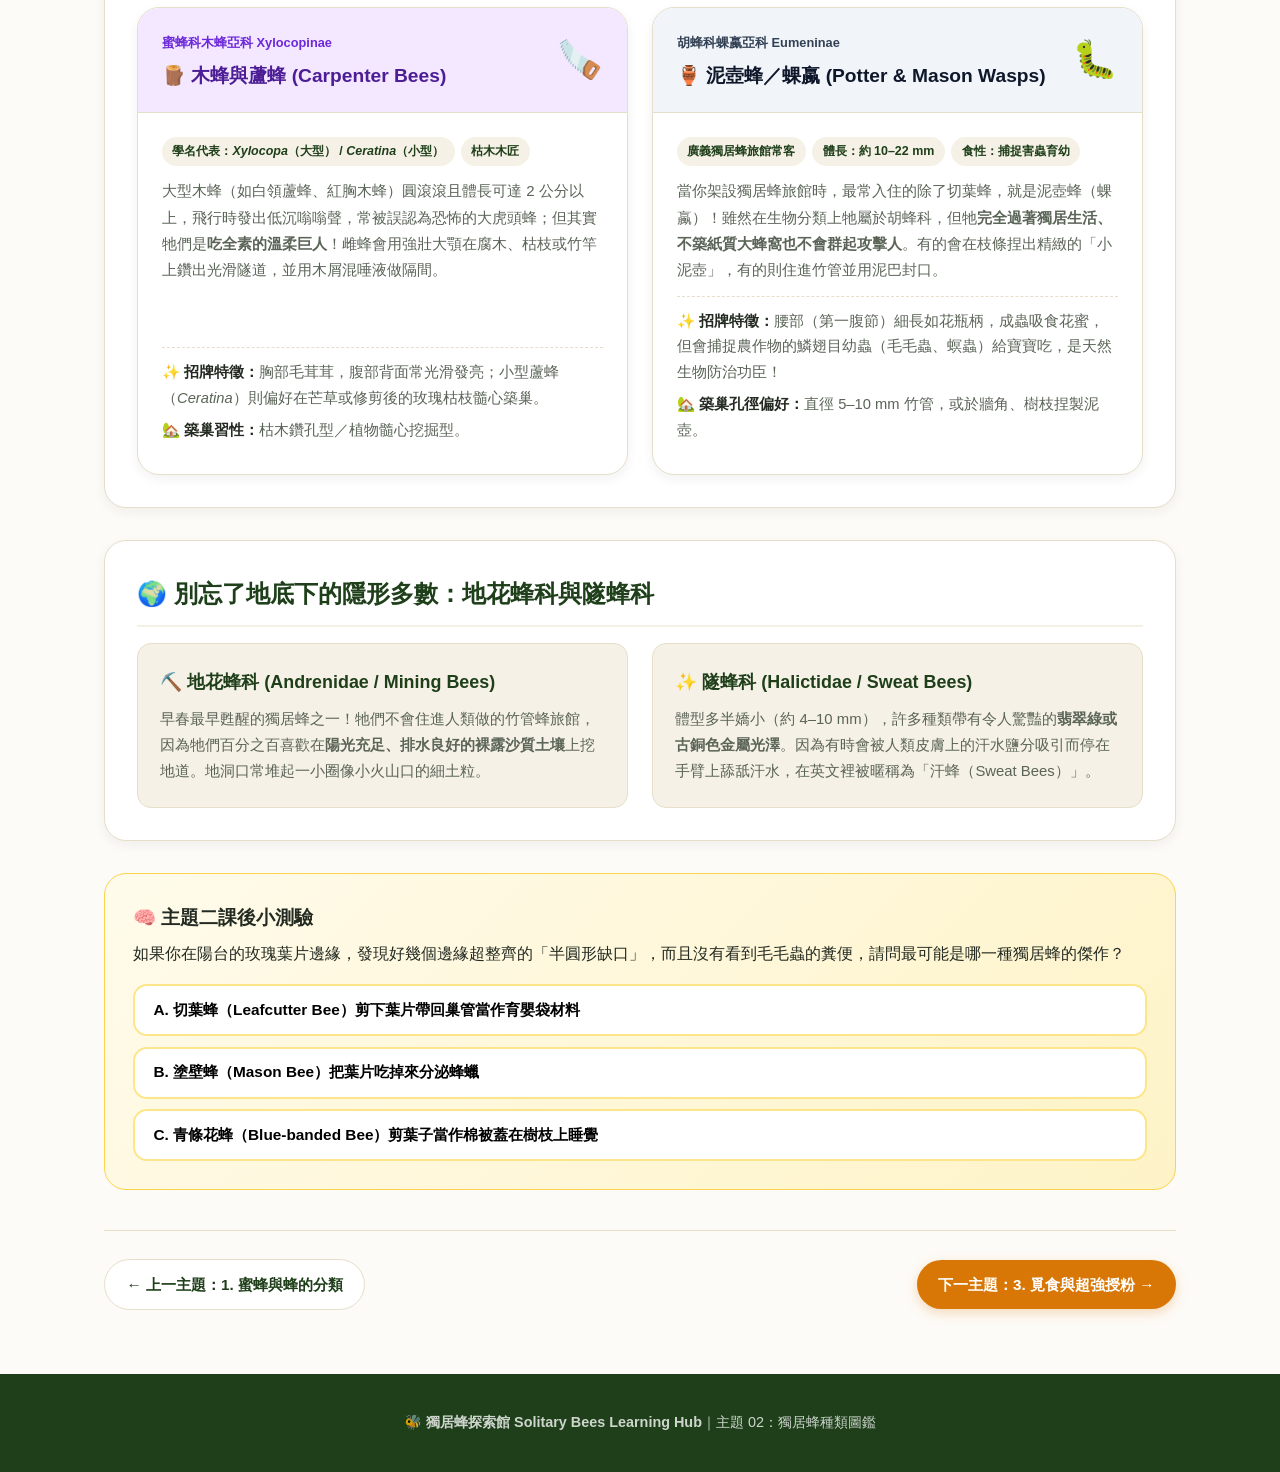
<file: species.html>
<!DOCTYPE html>
<html lang="zh-Hant">
<head>
  <meta charset="UTF-8" />
  <meta name="viewport" content="width=device-width, initial-scale=1.0" />
  <title>主題 02：獨居蜂的種類圖鑑｜獨居蜂探索館</title>
  <link rel="stylesheet" href="styles.css" />
  <style>
    .species-grid {
      display: grid;
      grid-template-columns: repeat(auto-fit, minmax(320px, 1fr));
      gap: 1.5rem;
    }
    .species-card {
      background: var(--bg-card);
      border: 1px solid var(--border-soft);
      border-radius: var(--radius-lg);
      overflow: hidden;
      box-shadow: var(--shadow-sm);
      transition: var(--transition);
      display: flex;
      flex-direction: column;
    }
    .species-card:hover {
      transform: translateY(-4px);
      box-shadow: var(--shadow-md);
    }
    .species-banner {
      padding: 1.25rem 1.5rem;
      display: flex;
      align-items: center;
      justify-content: space-between;
      border-bottom: 1px solid var(--border-soft);
    }
    .species-body {
      padding: 1.5rem;
      flex: 1;
      display: flex;
      flex-direction: column;
      gap: 0.75rem;
    }
    .meta-pills {
      display: flex;
      flex-wrap: wrap;
      gap: 0.4rem;
    }
    .meta-pill {
      font-size: 0.78rem;
      font-weight: 700;
      padding: 0.22rem 0.65rem;
      border-radius: 999px;
      background: var(--bg-warm);
      color: var(--forest-dark);
    }
    .species-detail-list {
      list-style: none;
      font-size: 0.92rem;
      color: var(--text-muted);
      border-top: 1px dashed var(--border-soft);
      padding-top: 0.75rem;
      margin-top: auto;
    }
    .species-detail-list li {
      margin-bottom: 0.4rem;
    }
    .species-detail-list strong {
      color: var(--text-dark);
    }
  </style>
</head>
<body data-page-topic="species">
  <!-- 頂部導覽列 -->
  <header class="site-header">
    <div class="nav-container">
      <a href="index.html" class="brand-logo">
        <span class="logo-icon">🐝</span>
        <span>獨居蜂探索館</span>
      </a>
      <nav>
        <ul class="nav-links">
          <li><a href="index.html">📚 學習目錄</a></li>
          <li><a href="classification.html" data-topic="classification"><span class="done-dot"></span>1. 蜜蜂與蜂的分類</a></li>
          <li><a href="species.html" class="active" data-topic="species"><span class="done-dot"></span>2. 獨居蜂種類圖鑑</a></li>
          <li><a href="foraging.html" data-topic="foraging"><span class="done-dot"></span>3. 覓食與超強授粉</a></li>
          <li><a href="nesting.html" data-topic="nesting"><span class="done-dot"></span>4. 微型建築與築巢</a></li>
          <li><a href="offspring.html" data-topic="offspring"><span class="done-dot"></span>5. 養育下一代</a></li>
        </ul>
      </nav>
    </div>
  </header>

  <!-- 分頁標題區 -->
  <section class="page-hero">
    <div class="page-hero-inner">
      <div class="breadcrumb">
        <a href="index.html">🏠 首頁目錄</a> <span>›</span> <span>主題 02：獨居蜂種類圖鑑</span>
      </div>
      <h1>🔍 獨居蜂的種類有哪些？認識大自然的六大工藝大師</h1>
      <p>
        全世界的獨居蜂多達近兩萬種！牠們不僅體型、顏色各異，最迷人的是每一類獨居蜂都演化出獨門的「工藝技能」——有的擅長剪裁葉片、有的擅長塗抹泥牆或採集松脂、有的則在土地與枯木中精雕細琢。
      </p>
    </div>
  </section>

  <main class="container">
    <!-- 互動篩選器 -->
    <section class="content-block">
      <h2>🗂️ 依「築巢工藝與習性」篩選獨居蜂圖鑑</h2>
      <p style="margin-bottom: 1rem; color: var(--text-muted);">點擊下方分類標籤，快速篩選不同類型的獨居蜂成員：</p>

      <div class="filter-bar" id="species-filters">
        <button class="filter-btn active" data-filter="all">🌟 顯示全部 (6 大代表類群)</button>
        <button class="filter-btn" data-filter="leaf-resin">🍃 剪葉與樹脂工藝派（切葉蜂科）</button>
        <button class="filter-btn" data-filter="mud">🧱 泥作砌牆派（壁蜂／泥壺蜂）</button>
        <button class="filter-btn" data-filter="wood-ground">🪵 鑽木與掘地派（木蜂／青條花蜂／地花蜂）</button>
      </div>

      <div class="species-grid" id="species-list">
        <!-- 1. 切葉蜂 -->
        <article class="species-card" data-category="leaf-resin">
          <div class="species-banner" style="background: #ecfdf5;">
            <div>
              <span style="font-size: 0.8rem; font-weight: 700; color: #047857;">切葉蜂科 Megachilidae</span>
              <h3 style="margin: 0.15rem 0 0; color: #064e3b;">🍃 切葉蜂 (Leafcutter Bees)</h3>
            </div>
            <span style="font-size: 2.3rem;">✂️</span>
          </div>
          <div class="species-body">
            <div class="meta-pills">
              <span class="meta-pill">學名代表：<em>Megachile</em> 屬</span>
              <span class="meta-pill">體長：約 8–15 mm</span>
              <span class="meta-pill">食性：全素（花粉/花蜜）</span>
            </div>
            <p style="font-size: 0.94rem; color: var(--text-muted);">
              大自然最神奇的裁縫師！如果你在玫瑰、九重葛或紫荊葉片邊緣發現<strong>極度工整的圓形或橢圓形切口</strong>，那正是切葉蜂媽媽用發達的大顎剪下的「壁紙」。牠們會抱著葉片飛回竹管或木孔，將葉片捲成雪茄狀的獨立育嬰囊。
            </p>
            <ul class="species-detail-list">
              <li><strong>✨ 招牌特徵：</strong>頭部寬大、大顎如剪刀；腹部下方有金黃色或白色的濃密<strong>「腹毛刷」</strong>用來運載乾花粉。</li>
              <li><strong>🏡 築巢孔徑偏好：</strong>直徑約 6–8 mm 的竹管、蘆葦管或樹洞。</li>
            </ul>
          </div>
        </article>

        <!-- 2. 塗壁蜂 / 壁蜂 -->
        <article class="species-card" data-category="mud">
          <div class="species-banner" style="background: #fef3c7;">
            <div>
              <span style="font-size: 0.8rem; font-weight: 700; color: #b45309;">切葉蜂科 Megachilidae</span>
              <h3 style="margin: 0.15rem 0 0; color: #78350f;">🧱 塗壁蜂／壁蜂 (Mason Bees)</h3>
            </div>
            <span style="font-size: 2.3rem;">🍯</span>
          </div>
          <div class="species-body">
            <div class="meta-pills">
              <span class="meta-pill">學名代表：<em>Osmia</em> 屬</span>
              <span class="meta-pill">體長：約 8–12 mm</span>
              <span class="meta-pill">果園授粉王</span>
            </div>
            <p style="font-size: 0.94rem; color: var(--text-muted);">
              英文名為 Mason Bee（泥水匠蜂）。牠們不使用葉片，而是採集<strong>濕潤的泥土</strong>，在竹管裡築起一道道堅固的泥牆隔間。早春羽化的角額壁蜂等種類耐低溫，<strong>1 隻壁蜂為蘋果、梨、櫻桃授粉的效率可抵 100 隻西方蜜蜂！</strong>
            </p>
            <ul class="species-detail-list">
              <li><strong>✨ 招牌特徵：</strong>體色常帶有深藍、古銅或墨綠金屬光澤，雌蜂臉部前方常有一對小角狀突起（用來抹平泥牆）。</li>
              <li><strong>🏡 築巢孔徑偏好：</strong>直徑約 6–8 mm 的管洞，附近需有微濕泥土源。</li>
            </ul>
          </div>
        </article>

        <!-- 3. 樹脂蜂 -->
        <article class="species-card" data-category="leaf-resin">
          <div class="species-banner" style="background: #ffedd5;">
            <div>
              <span style="font-size: 0.8rem; font-weight: 700; color: #c2410c;">切葉蜂科 Megachilidae</span>
              <h3 style="margin: 0.15rem 0 0; color: #7c2d12;">💧 樹脂蜂 (Resin Bees)</h3>
            </div>
            <span style="font-size: 2.3rem;">🌲</span>
          </div>
          <div class="species-body">
            <div class="meta-pills">
              <span class="meta-pill">學名代表：<em>Megachile</em> (Chalicodoma) / <em>Heriades</em></span>
              <span class="meta-pill">防水抗菌建材</span>
            </div>
            <p style="font-size: 0.94rem; color: var(--text-muted);">
              雖然分類上也屬於切葉蜂科，但牠們不剪葉子，而是去採集松樹、楓香或龍腦香科植物分泌的<strong>黏稠天然樹脂（Resin）</strong>，有時還會混入小砂礫或木屑來砌牆與封口。樹脂硬化後不但完全防水，還具備天然抗菌與防螞蟻功效！
            </p>
            <ul class="species-detail-list">
              <li><strong>✨ 招牌特徵：</strong>台灣常見如「台灣樹脂蜂（石蜂）」體型較大、胸部披覆紅褐色絨毛、翅膀呈深褐色。</li>
              <li><strong>🏡 築巢孔徑偏好：</strong>依種類自 4 mm 至 10 mm 竹管皆有。</li>
            </ul>
          </div>
        </article>

        <!-- 4. 青條花蜂 / 彩帶蜂 -->
        <article class="species-card" data-category="wood-ground">
          <div class="species-banner" style="background: #ccfbf1;">
            <div>
              <span style="font-size: 0.8rem; font-weight: 700; color: #0f766e;">蜜蜂科 Apidae</span>
              <h3 style="margin: 0.15rem 0 0; color: #134e4a;">💎 青條花蜂／彩帶蜂 (Blue-banded Bees)</h3>
            </div>
            <span style="font-size: 2.3rem;">💠</span>
          </div>
          <div class="species-body">
            <div class="meta-pills">
              <span class="meta-pill">學名代表：<em>Amegilla</em> 屬</span>
              <span class="meta-pill">體長：約 11–14 mm</span>
              <span class="meta-pill">震動授粉高手</span>
            </div>
            <p style="font-size: 0.94rem; color: var(--text-muted);">
              台灣平地與郊山最耀眼的明星獨居蜂！腹部有一圈圈閃耀金屬光澤的<strong>蒂芬妮藍綠色條紋</strong>，飛行速度快如小戰鬥機。最可愛的是，雄蜂與未築巢的個體到了傍晚，會群聚在枯枝上<strong>只用大顎咬住樹枝、六隻腳騰空睡覺</strong>！
            </p>
            <ul class="species-detail-list">
              <li><strong>✨ 招牌特徵：</strong>擅長高頻率「震動授粉（Buzz Pollination）」，是番茄、茄子與野牡丹的最佳授粉者。</li>
              <li><strong>🏡 築巢習性：</strong>地棲／土牆掘洞型（偏好乾燥鬆軟的土坡或紅磚縫隙）。</li>
            </ul>
          </div>
        </article>

        <!-- 5. 木蜂與蘆蜂 -->
        <article class="species-card" data-category="wood-ground">
          <div class="species-banner" style="background: #f3e8ff;">
            <div>
              <span style="font-size: 0.8rem; font-weight: 700; color: #6d28d9;">蜜蜂科木蜂亞科 Xylocopinae</span>
              <h3 style="margin: 0.15rem 0 0; color: #4c1d95;">🪵 木蜂與蘆蜂 (Carpenter Bees)</h3>
            </div>
            <span style="font-size: 2.3rem;">🪚</span>
          </div>
          <div class="species-body">
            <div class="meta-pills">
              <span class="meta-pill">學名代表：<em>Xylocopa</em>（大型） / <em>Ceratina</em>（小型）</span>
              <span class="meta-pill">枯木木匠</span>
            </div>
            <p style="font-size: 0.94rem; color: var(--text-muted);">
              大型木蜂（如白領蘆蜂、紅胸木蜂）圓滾滾且體長可達 2 公分以上，飛行時發出低沉嗡嗡聲，常被誤認為恐怖的大虎頭蜂；但其實牠們是<strong>吃全素的溫柔巨人</strong>！雌蜂會用強壯大顎在腐木、枯枝或竹竿上鑽出光滑隧道，並用木屑混唾液做隔間。
            </p>
            <ul class="species-detail-list">
              <li><strong>✨ 招牌特徵：</strong>胸部毛茸茸，腹部背面常光滑發亮；小型蘆蜂（<em>Ceratina</em>）則偏好在芒草或修剪後的玫瑰枯枝髓心築巢。</li>
              <li><strong>🏡 築巢習性：</strong>枯木鑽孔型／植物髓心挖掘型。</li>
            </ul>
          </div>
        </article>

        <!-- 6. 泥壺蜂 / 蜾蠃（廣義獨居蜂鄰居） -->
        <article class="species-card" data-category="mud">
          <div class="species-banner" style="background: #f1f5f9;">
            <div>
              <span style="font-size: 0.8rem; font-weight: 700; color: #334155;">胡蜂科蜾蠃亞科 Eumeninae</span>
              <h3 style="margin: 0.15rem 0 0; color: #0f172a;">🏺 泥壺蜂／蜾蠃 (Potter & Mason Wasps)</h3>
            </div>
            <span style="font-size: 2.3rem;">🐛</span>
          </div>
          <div class="species-body">
            <div class="meta-pills">
              <span class="meta-pill">廣義獨居蜂旅館常客</span>
              <span class="meta-pill">體長：約 10–22 mm</span>
              <span class="meta-pill">食性：捕捉害蟲育幼</span>
            </div>
            <p style="font-size: 0.94rem; color: var(--text-muted);">
              當你架設獨居蜂旅館時，最常入住的除了切葉蜂，就是泥壺蜂（蜾蠃）！雖然在生物分類上牠屬於胡蜂科，但牠<strong>完全過著獨居生活、不築紙質大蜂窩也不會群起攻擊人</strong>。有的會在枝條捏出精緻的「小泥壺」，有的則住進竹管並用泥巴封口。
            </p>
            <ul class="species-detail-list">
              <li><strong>✨ 招牌特徵：</strong>腰部（第一腹節）細長如花瓶柄，成蟲吸食花蜜，但會捕捉農作物的鱗翅目幼蟲（毛毛蟲、螟蟲）給寶寶吃，是天然生物防治功臣！</li>
              <li><strong>🏡 築巢孔徑偏好：</strong>直徑 5–10 mm 竹管，或於牆角、樹枝捏製泥壺。</li>
            </ul>
          </div>
        </article>
      </div>
    </section>

    <!-- 補充：地花蜂與隧蜂 -->
    <section class="content-block">
      <h2>🌍 別忘了地底下的隱形多數：地花蜂科與隧蜂科</h2>
      <div class="grid-2">
        <div class="info-card">
          <h4>⛏️ 地花蜂科 (Andrenidae / Mining Bees)</h4>
          <p style="font-size: 0.93rem; color: var(--text-muted);">
            早春最早甦醒的獨居蜂之一！牠們不會住進人類做的竹管蜂旅館，因為牠們百分之百喜歡在<strong>陽光充足、排水良好的裸露沙質土壤</strong>上挖地道。地洞口常堆起一小圈像小火山口的細土粒。
          </p>
        </div>
        <div class="info-card">
          <h4>✨ 隧蜂科 (Halictidae / Sweat Bees)</h4>
          <p style="font-size: 0.93rem; color: var(--text-muted);">
            體型多半嬌小（約 4–10 mm），許多種類帶有令人驚豔的<strong>翡翠綠或古銅色金屬光澤</strong>。因為有時會被人類皮膚上的汗水鹽分吸引而停在手臂上舔舐汗水，在英文裡被暱稱為「汗蜂（Sweat Bees）」。
          </p>
        </div>
      </div>
    </section>

    <!-- 課後小測驗 -->
    <section class="quiz-box">
      <h3>🧠 主題二課後小測驗</h3>
      <p style="margin-top: 0.35rem;">如果你在陽台的玫瑰葉片邊緣，發現好幾個邊緣超整齊的「半圓形缺口」，而且沒有看到毛毛蟲的糞便，請問最可能是哪一種獨居蜂的傑作？</p>
      <div class="quiz-options">
        <button class="quiz-option" data-correct="true" data-explain="答對了！切葉蜂媽媽會用大顎在短短幾秒內剪下圓形或橢圓形葉片，抱回竹管或縫隙裡捲成育嬰室，不會把整株植物吃光，反而會幫花園授粉喔！">
          A. 切葉蜂（Leafcutter Bee）剪下葉片帶回巢管當作育嬰袋材料
        </button>
        <button class="quiz-option" data-correct="false" data-explain="塗壁蜂（壁蜂）使用的是濕泥土來砌牆，不會剪裁葉片喔！">
          B. 塗壁蜂（Mason Bee）把葉片吃掉來分泌蜂蠟
        </button>
        <button class="quiz-option" data-correct="false" data-explain="青條花蜂是在土坡挖洞築巢，不會剪裁植物葉片。">
          C. 青條花蜂（Blue-banded Bee）剪葉子當作棉被蓋在樹枝上睡覺
        </button>
      </div>
      <div class="quiz-feedback"></div>
    </section>

    <!-- 分頁底部導覽 -->
    <div class="page-nav-footer">
      <a href="classification.html" class="btn btn-outline">← 上一主題：1. 蜜蜂與蜂的分類</a>
      <a href="foraging.html" class="btn btn-primary">下一主題：3. 覓食與超強授粉 →</a>
    </div>
  </main>

  <footer class="site-footer">
    <p>🐝 <strong>獨居蜂探索館 Solitary Bees Learning Hub</strong>｜主題 02：獨居蜂種類圖鑑</p>
  </footer>

  <script src="script.js"></script>
  <script>
    // 圖鑑分類篩選邏輯
    document.querySelectorAll("#species-filters .filter-btn").forEach((btn) => {
      btn.addEventListener("click", () => {
        document.querySelectorAll("#species-filters .filter-btn").forEach((b) => b.classList.remove("active"));
        btn.classList.add("active");
        const filter = btn.getAttribute("data-filter");
        document.querySelectorAll("#species-list .species-card").forEach((card) => {
          if (filter === "all" || card.getAttribute("data-category") === filter) {
            card.style.display = "flex";
          } else {
            card.style.display = "none";
          }
        });
      });
    });
  </script>
</body>
</html>
</file>
<file: styles.css>
:root {
  --bg-cream: #fdfbf7;
  --bg-warm: #f6f1e6;
  --bg-card: #ffffff;
  --text-dark: #232a21;
  --text-muted: #5a6457;
  --amber-primary: #d97706;
  --amber-light: #fef3c7;
  --amber-glow: #f59e0b;
  --forest-primary: #2d5a27;
  --forest-dark: #1e3f1a;
  --forest-light: #e8f3e6;
  --teal-accent: #0d9488;
  --teal-light: #ccfbf1;
  --rose-accent: #e11d48;
  --border-soft: #e6dec8;
  --shadow-sm: 0 4px 12px rgba(35, 42, 33, 0.06);
  --shadow-md: 0 10px 25px rgba(35, 42, 33, 0.1);
  --shadow-lg: 0 18px 40px rgba(35, 42, 33, 0.14);
  --radius-md: 14px;
  --radius-lg: 22px;
  --transition: all 0.28s cubic-bezier(0.4, 0, 0.2, 1);
}

* {
  box-sizing: border-box;
  margin: 0;
  padding: 0;
}

html {
  scroll-behavior: smooth;
}

body {
  font-family: "Noto Sans TC", "PingFang TC", "Microsoft JhengHei", -apple-system, BlinkMacSystemFont, sans-serif;
  background-color: var(--bg-cream);
  color: var(--text-dark);
  line-height: 1.75;
  min-height: 100vh;
  display: flex;
  flex-direction: column;
}

/* Top Navigation Bar */
.site-header {
  position: sticky;
  top: 0;
  z-index: 100;
  background: rgba(253, 251, 247, 0.92);
  backdrop-filter: blur(12px);
  border-bottom: 1px solid var(--border-soft);
}

.nav-container {
  max-width: 1180px;
  margin: 0 auto;
  padding: 0.85rem 1.5rem;
  display: flex;
  align-items: center;
  justify-content: space-between;
  gap: 1rem;
  flex-wrap: wrap;
}

.brand-logo {
  display: flex;
  align-items: center;
  gap: 0.65rem;
  text-decoration: none;
  color: var(--forest-dark);
  font-weight: 800;
  font-size: 1.25rem;
  letter-spacing: 0.02em;
}

.brand-logo .logo-icon {
  width: 38px;
  height: 38px;
  background: linear-gradient(135deg, var(--amber-glow), var(--amber-primary));
  border-radius: 11px;
  display: flex;
  align-items: center;
  justify-content: center;
  font-size: 1.35rem;
  box-shadow: 0 4px 10px rgba(217, 119, 6, 0.28);
}

.nav-links {
  display: flex;
  align-items: center;
  gap: 0.35rem;
  flex-wrap: wrap;
  list-style: none;
}

.nav-links a {
  text-decoration: none;
  color: var(--text-muted);
  font-size: 0.93rem;
  font-weight: 600;
  padding: 0.45rem 0.85rem;
  border-radius: 999px;
  transition: var(--transition);
  display: inline-flex;
  align-items: center;
  gap: 0.35rem;
}

.nav-links a:hover {
  color: var(--forest-dark);
  background: var(--bg-warm);
}

.nav-links a.active {
  background: var(--forest-primary);
  color: #ffffff;
}

.nav-links a .done-dot {
  width: 7px;
  height: 7px;
  border-radius: 50%;
  background: var(--amber-glow);
  display: none;
}

.nav-links a.completed .done-dot {
  display: inline-block;
}

/* Hero Section */
.hero {
  background: radial-gradient(circle at 85% 20%, rgba(245, 158, 11, 0.16), transparent 45%),
              radial-gradient(circle at 15% 80%, rgba(45, 90, 39, 0.12), transparent 50%),
              linear-gradient(180deg, var(--bg-warm) 0%, var(--bg-cream) 100%);
  padding: 3.5rem 1.5rem 2.75rem;
  border-bottom: 1px solid var(--border-soft);
}

.hero-inner {
  max-width: 1120px;
  margin: 0 auto;
  display: grid;
  grid-template-columns: 1.25fr 0.9fr;
  gap: 2.5rem;
  align-items: center;
}

.badge-pill {
  display: inline-flex;
  align-items: center;
  gap: 0.45rem;
  background: var(--amber-light);
  color: #92400e;
  font-weight: 700;
  font-size: 0.85rem;
  padding: 0.35rem 0.9rem;
  border-radius: 999px;
  margin-bottom: 1rem;
  border: 1px solid rgba(217, 119, 6, 0.25);
}

.hero h1 {
  font-size: clamp(2rem, 4vw, 3rem);
  line-height: 1.25;
  color: var(--forest-dark);
  margin-bottom: 1rem;
  font-weight: 800;
}

.hero h1 span {
  color: var(--amber-primary);
}

.hero p {
  font-size: 1.08rem;
  color: var(--text-muted);
  margin-bottom: 1.5rem;
}

.hero-stats {
  display: grid;
  grid-template-columns: repeat(3, 1fr);
  gap: 1rem;
  margin-top: 1.5rem;
}

.stat-box {
  background: var(--bg-card);
  padding: 0.95rem 1rem;
  border-radius: var(--radius-md);
  border: 1px solid var(--border-soft);
  box-shadow: var(--shadow-sm);
}

.stat-box strong {
  display: block;
  font-size: 1.45rem;
  color: var(--amber-primary);
  font-weight: 800;
  line-height: 1.2;
}

.stat-box span {
  font-size: 0.84rem;
  color: var(--text-muted);
}

.hero-visual {
  background: var(--bg-card);
  border-radius: var(--radius-lg);
  padding: 1.75rem;
  border: 1px solid var(--border-soft);
  box-shadow: var(--shadow-md);
  text-align: center;
  position: relative;
}

/* Progress Bar Card on Index */
.progress-banner {
  max-width: 1120px;
  margin: -1.3rem auto 2rem;
  padding: 0 1.5rem;
  position: relative;
  z-index: 10;
}

.progress-card {
  background: var(--bg-card);
  border-radius: var(--radius-md);
  padding: 1.15rem 1.5rem;
  border: 1px solid var(--border-soft);
  box-shadow: var(--shadow-md);
  display: flex;
  align-items: center;
  justify-content: space-between;
  gap: 1.5rem;
  flex-wrap: wrap;
}

.progress-info {
  display: flex;
  align-items: center;
  gap: 0.85rem;
}

.progress-bar-wrap {
  flex: 1;
  min-width: 200px;
  background: var(--bg-warm);
  height: 12px;
  border-radius: 999px;
  overflow: hidden;
  border: 1px solid var(--border-soft);
}

.progress-bar-fill {
  height: 100%;
  width: 0%;
  background: linear-gradient(90deg, var(--forest-primary), var(--amber-glow));
  border-radius: 999px;
  transition: width 0.5s ease;
}

/* Main Content Container */
.container {
  max-width: 1120px;
  margin: 0 auto;
  padding: 2.25rem 1.5rem 4rem;
  flex: 1;
  width: 100%;
}

.section-header {
  text-align: center;
  max-width: 720px;
  margin: 0 auto 2.5rem;
}

.section-header h2 {
  font-size: 1.9rem;
  color: var(--forest-dark);
  margin-bottom: 0.6rem;
  font-weight: 800;
}

.section-header p {
  color: var(--text-muted);
  font-size: 1.02rem;
}

/* Directory Topic Grid */
.topic-grid {
  display: grid;
  grid-template-columns: repeat(auto-fit, minmax(320px, 1fr));
  gap: 1.65rem;
}

.topic-card {
  background: var(--bg-card);
  border-radius: var(--radius-lg);
  border: 1px solid var(--border-soft);
  padding: 1.85rem;
  text-decoration: none;
  color: inherit;
  display: flex;
  flex-direction: column;
  justify-content: space-between;
  box-shadow: var(--shadow-sm);
  transition: var(--transition);
  position: relative;
  overflow: hidden;
}

.topic-card::before {
  content: "";
  position: absolute;
  top: 0;
  left: 0;
  width: 100%;
  height: 6px;
  background: var(--card-accent, var(--amber-primary));
}

.topic-card:hover {
  transform: translateY(-6px);
  box-shadow: var(--shadow-lg);
  border-color: var(--amber-glow);
}

.topic-top {
  display: flex;
  align-items: center;
  justify-content: space-between;
  margin-bottom: 1.1rem;
}

.topic-number {
  font-size: 0.82rem;
  font-weight: 700;
  text-transform: uppercase;
  letter-spacing: 0.08em;
  color: var(--amber-primary);
  background: var(--amber-light);
  padding: 0.28rem 0.75rem;
  border-radius: 999px;
}

.topic-status {
  font-size: 0.8rem;
  font-weight: 700;
  padding: 0.25rem 0.65rem;
  border-radius: 999px;
  background: var(--bg-warm);
  color: var(--text-muted);
}

.topic-card.is-read .topic-status {
  background: var(--forest-light);
  color: var(--forest-primary);
}

.topic-icon {
  font-size: 2.6rem;
  margin-bottom: 0.85rem;
  display: inline-block;
}

.topic-card h3 {
  font-size: 1.38rem;
  color: var(--forest-dark);
  margin-bottom: 0.65rem;
  font-weight: 800;
}

.topic-card p {
  color: var(--text-muted);
  font-size: 0.96rem;
  margin-bottom: 1.25rem;
}

.topic-tags {
  display: flex;
  flex-wrap: wrap;
  gap: 0.45rem;
  margin-bottom: 1.4rem;
  list-style: none;
}

.topic-tags li {
  font-size: 0.8rem;
  background: var(--bg-warm);
  color: var(--text-dark);
  padding: 0.25rem 0.65rem;
  border-radius: 6px;
  font-weight: 600;
}

.topic-cta {
  display: inline-flex;
  align-items: center;
  gap: 0.45rem;
  font-weight: 700;
  color: var(--forest-primary);
  font-size: 0.95rem;
  margin-top: auto;
}

.topic-card:hover .topic-cta {
  color: var(--amber-primary);
  gap: 0.7rem;
}

/* Subpage Header */
.page-hero {
  background: linear-gradient(135deg, var(--forest-dark) 0%, var(--forest-primary) 100%);
  color: #ffffff;
  padding: 2.75rem 1.5rem;
  position: relative;
  overflow: hidden;
}

.page-hero-inner {
  max-width: 1120px;
  margin: 0 auto;
}

.breadcrumb {
  display: inline-flex;
  align-items: center;
  gap: 0.5rem;
  font-size: 0.9rem;
  margin-bottom: 1rem;
  color: rgba(255, 255, 255, 0.82);
}

.breadcrumb a {
  color: var(--amber-light);
  text-decoration: none;
  font-weight: 600;
}

.breadcrumb a:hover {
  text-decoration: underline;
}

.page-hero h1 {
  font-size: clamp(1.75rem, 3.5vw, 2.55rem);
  margin-bottom: 0.65rem;
  font-weight: 800;
}

.page-hero p {
  font-size: 1.06rem;
  color: rgba(255, 255, 255, 0.88);
  max-width: 780px;
}

/* Content Cards & Modules */
.content-block {
  background: var(--bg-card);
  border-radius: var(--radius-lg);
  border: 1px solid var(--border-soft);
  padding: 2rem;
  margin-bottom: 2rem;
  box-shadow: var(--shadow-sm);
}

.content-block h2 {
  font-size: 1.5rem;
  color: var(--forest-dark);
  margin-bottom: 1rem;
  display: flex;
  align-items: center;
  gap: 0.6rem;
  border-bottom: 2px solid var(--bg-warm);
  padding-bottom: 0.65rem;
}

.content-block h3 {
  font-size: 1.2rem;
  color: var(--forest-primary);
  margin: 1.25rem 0 0.5rem;
}

.grid-2 {
  display: grid;
  grid-template-columns: repeat(auto-fit, minmax(290px, 1fr));
  gap: 1.5rem;
}

.grid-3 {
  display: grid;
  grid-template-columns: repeat(auto-fit, minmax(250px, 1fr));
  gap: 1.35rem;
}

.info-card {
  background: var(--bg-warm);
  border-radius: var(--radius-md);
  padding: 1.4rem;
  border: 1px solid var(--border-soft);
  transition: var(--transition);
}

.info-card:hover {
  background: #ffffff;
  box-shadow: var(--shadow-sm);
}

.info-card h4 {
  font-size: 1.12rem;
  color: var(--forest-dark);
  margin-bottom: 0.5rem;
  display: flex;
  align-items: center;
  gap: 0.45rem;
}

/* Comparison Table */
.table-wrap {
  overflow-x: auto;
  margin-top: 1rem;
}

.compare-table {
  width: 100%;
  border-collapse: collapse;
  font-size: 0.95rem;
}

.compare-table th,
.compare-table td {
  padding: 0.9rem 1rem;
  text-align: left;
  border-bottom: 1px solid var(--border-soft);
}

.compare-table th {
  background: var(--bg-warm);
  color: var(--forest-dark);
  font-weight: 700;
}

.compare-table tr:hover td {
  background: rgba(254, 243, 199, 0.35);
}

/* Interactive Filter Buttons */
.filter-bar {
  display: flex;
  flex-wrap: wrap;
  gap: 0.6rem;
  margin-bottom: 1.5rem;
}

.filter-btn {
  border: 1px solid var(--border-soft);
  background: var(--bg-card);
  color: var(--text-dark);
  padding: 0.55rem 1.1rem;
  border-radius: 999px;
  font-size: 0.92rem;
  font-weight: 700;
  cursor: pointer;
  transition: var(--transition);
}

.filter-btn:hover {
  border-color: var(--amber-primary);
  color: var(--amber-primary);
}

.filter-btn.active {
  background: var(--amber-primary);
  color: #ffffff;
  border-color: var(--amber-primary);
}

/* Callout Box */
.callout {
  background: var(--amber-light);
  border-left: 5px solid var(--amber-primary);
  padding: 1.15rem 1.35rem;
  border-radius: 0 var(--radius-md) var(--radius-md) 0;
  margin: 1.25rem 0;
  color: #78350f;
}

.callout.forest {
  background: var(--forest-light);
  border-left-color: var(--forest-primary);
  color: var(--forest-dark);
}

/* Interactive Buttons */
.btn {
  display: inline-flex;
  align-items: center;
  gap: 0.5rem;
  padding: 0.7rem 1.35rem;
  border-radius: 999px;
  font-weight: 700;
  font-size: 0.95rem;
  cursor: pointer;
  text-decoration: none;
  border: none;
  transition: var(--transition);
}

.btn-primary {
  background: var(--amber-primary);
  color: #ffffff;
  box-shadow: 0 4px 12px rgba(217, 119, 6, 0.25);
}

.btn-primary:hover {
  background: #b45309;
  transform: translateY(-2px);
}

.btn-outline {
  background: var(--bg-card);
  color: var(--forest-dark);
  border: 1px solid var(--border-soft);
}

.btn-outline:hover {
  background: var(--bg-warm);
  border-color: var(--forest-primary);
}

/* Page Bottom Navigation */
.page-nav-footer {
  display: flex;
  align-items: center;
  justify-content: space-between;
  gap: 1rem;
  margin-top: 2.5rem;
  padding-top: 1.75rem;
  border-top: 1px solid var(--border-soft);
  flex-wrap: wrap;
}

/* Quiz Box */
.quiz-box {
  background: linear-gradient(135deg, #fffbeb 0%, #fef3c7 100%);
  border: 1px solid #fcd34d;
  border-radius: var(--radius-lg);
  padding: 1.75rem;
  margin-top: 2rem;
}

.quiz-options {
  display: grid;
  gap: 0.65rem;
  margin-top: 1rem;
}

.quiz-option {
  background: #ffffff;
  border: 2px solid #fde68a;
  border-radius: var(--radius-md);
  padding: 0.85rem 1.15rem;
  text-align: left;
  font-size: 0.96rem;
  font-weight: 600;
  cursor: pointer;
  transition: var(--transition);
}

.quiz-option:hover {
  border-color: var(--amber-primary);
}

.quiz-option.correct {
  background: #dcfce7;
  border-color: #16a34a;
  color: #14532d;
}

.quiz-option.wrong {
  background: #fee2e2;
  border-color: #dc2626;
  color: #7f1d1d;
}

.quiz-feedback {
  margin-top: 0.9rem;
  font-weight: 700;
  display: none;
  padding: 0.75rem 1rem;
  border-radius: var(--radius-md);
}

/* Site Footer */
.site-footer {
  background: var(--forest-dark);
  color: rgba(255, 255, 255, 0.78);
  padding: 2.25rem 1.5rem;
  text-align: center;
  font-size: 0.9rem;
  margin-top: auto;
}

.site-footer a {
  color: var(--amber-light);
  text-decoration: none;
}

@media (max-width: 820px) {
  .hero-inner {
    grid-template-columns: 1fr;
  }
  .hero-stats {
    grid-template-columns: 1fr;
  }
  .content-block {
    padding: 1.35rem;
  }
}
</file>
